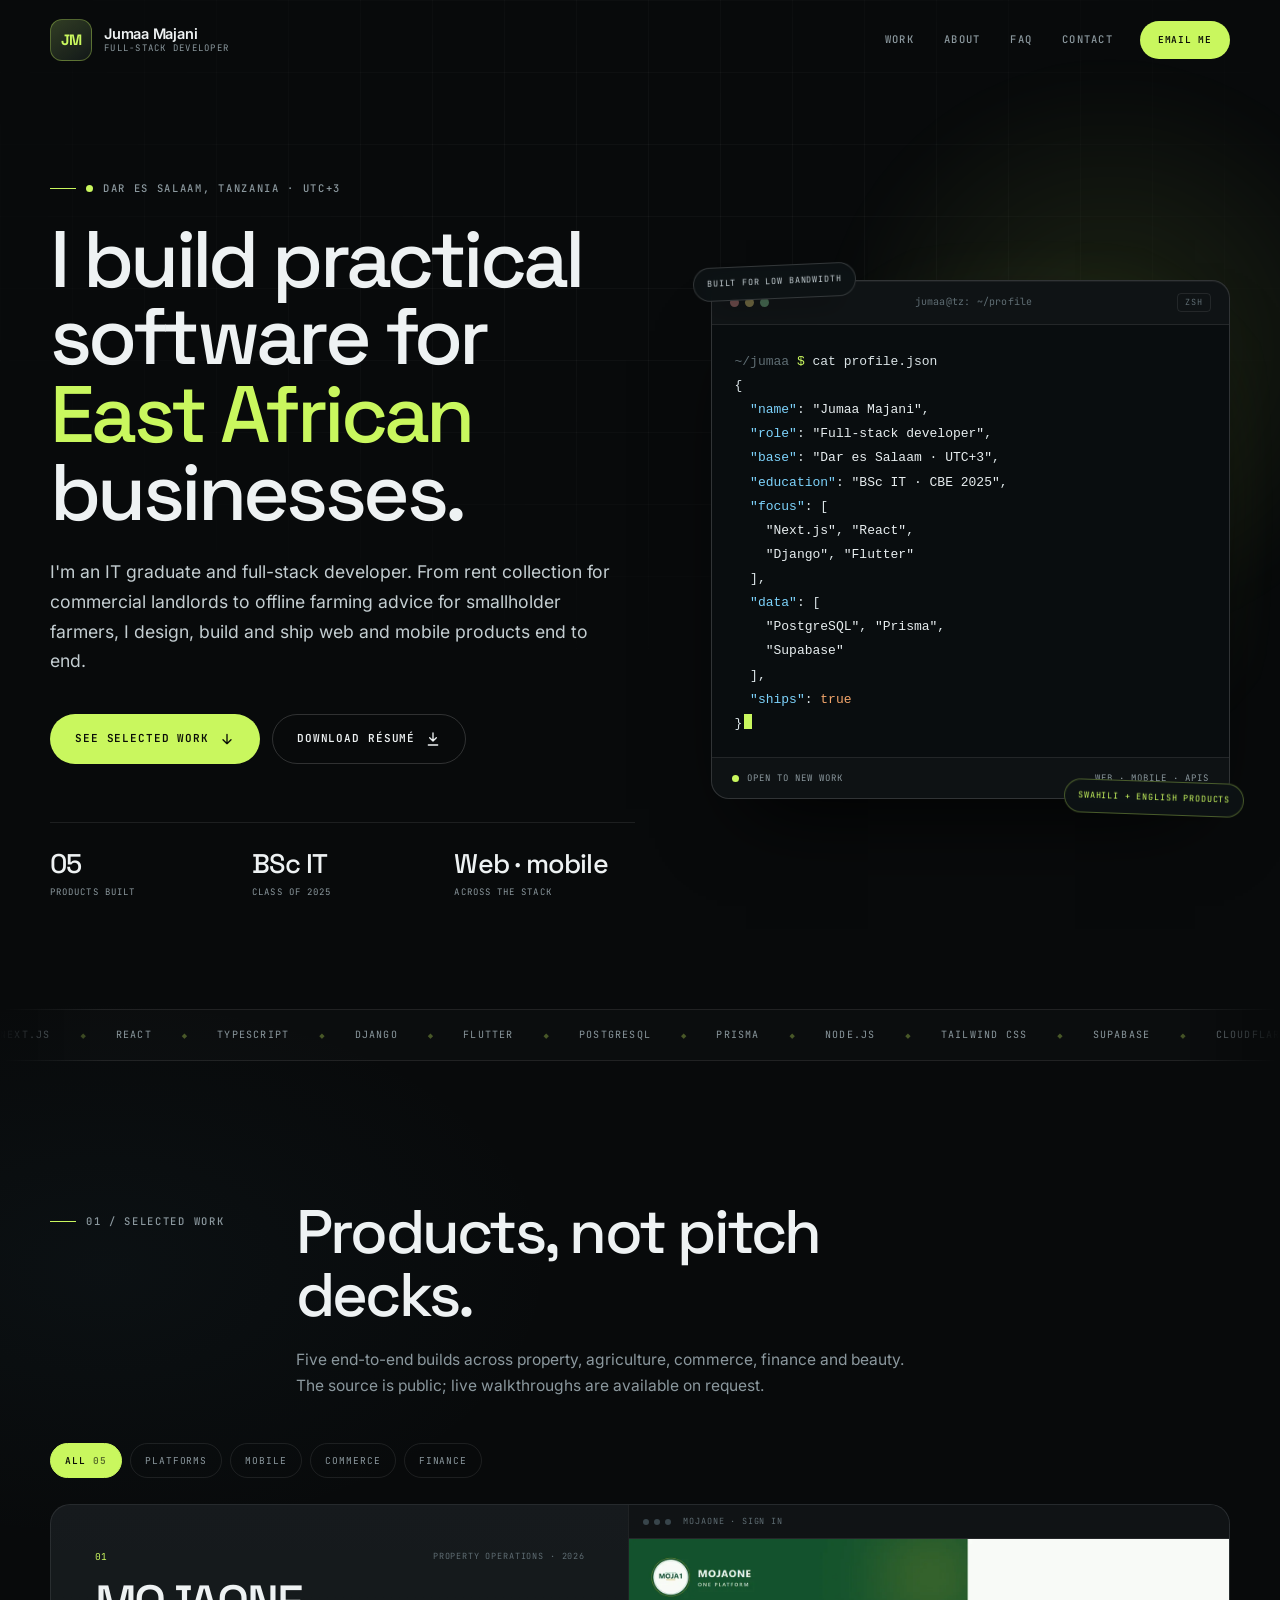
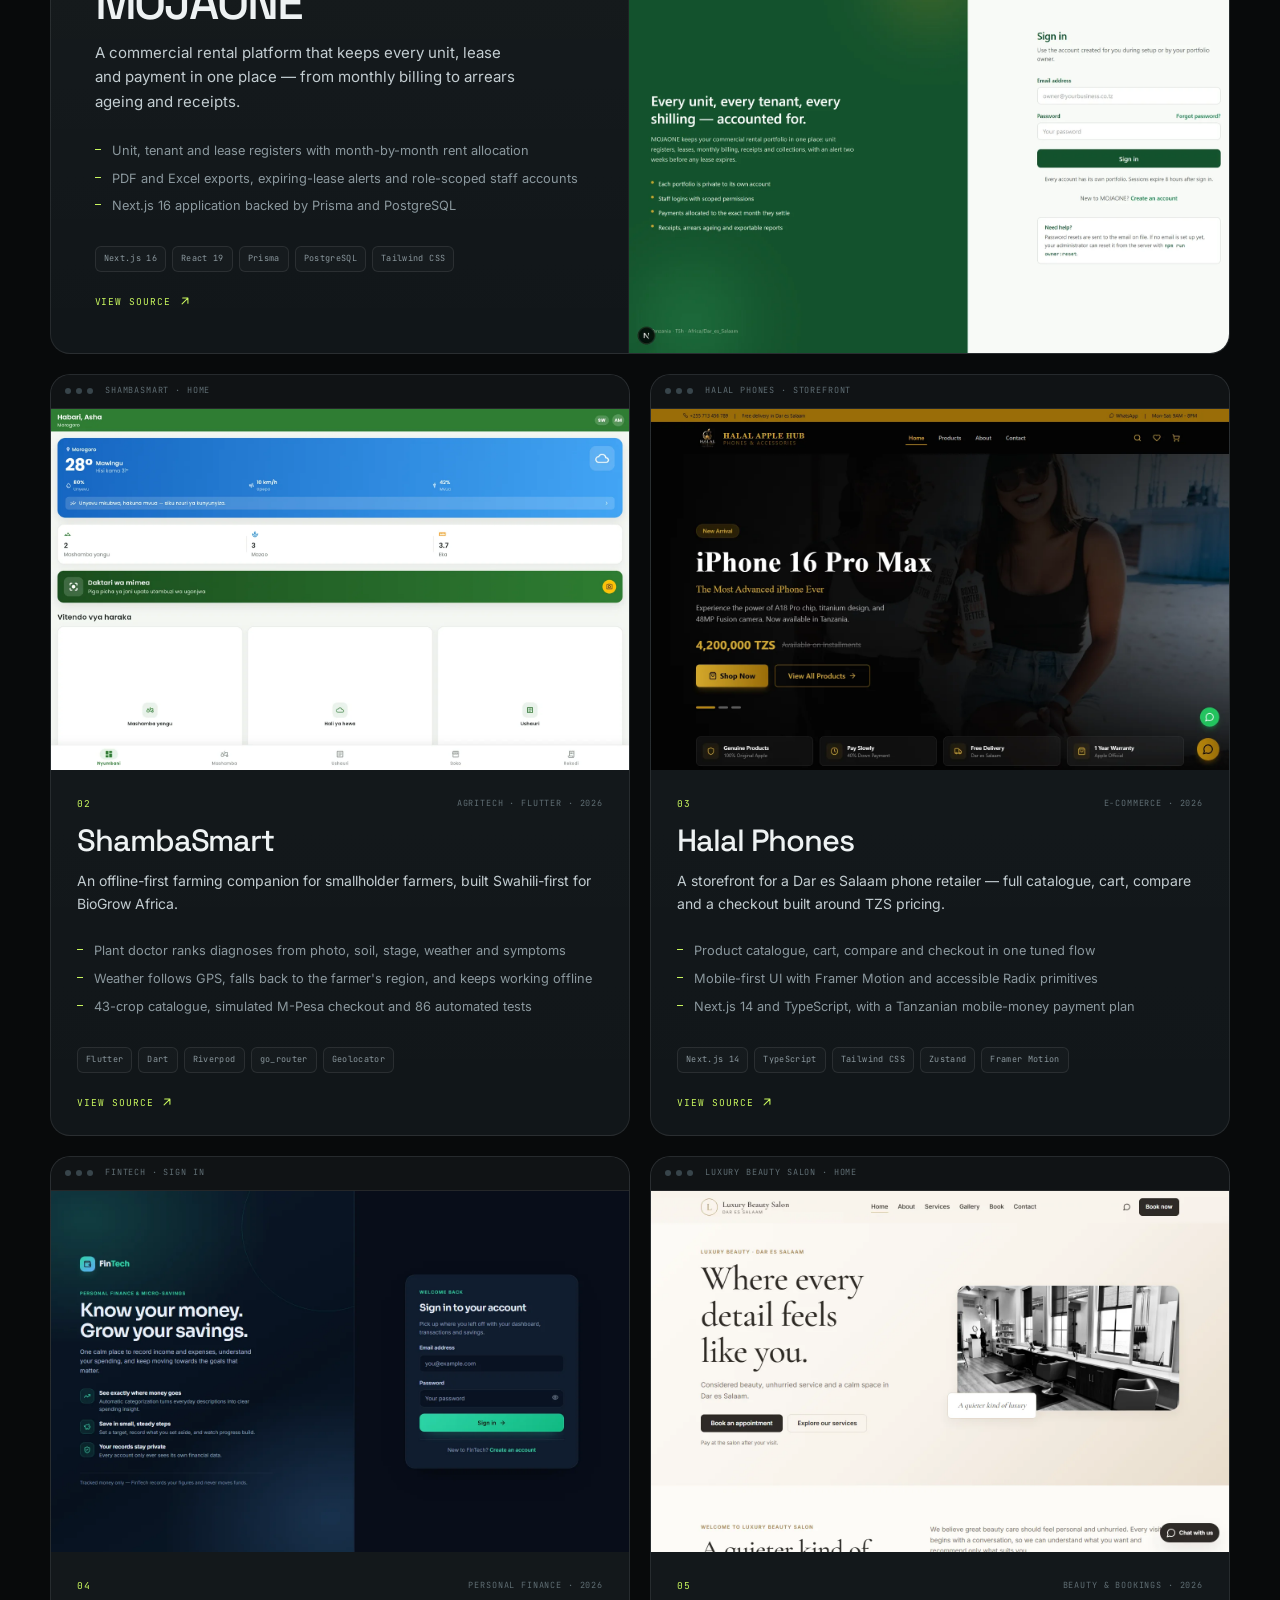
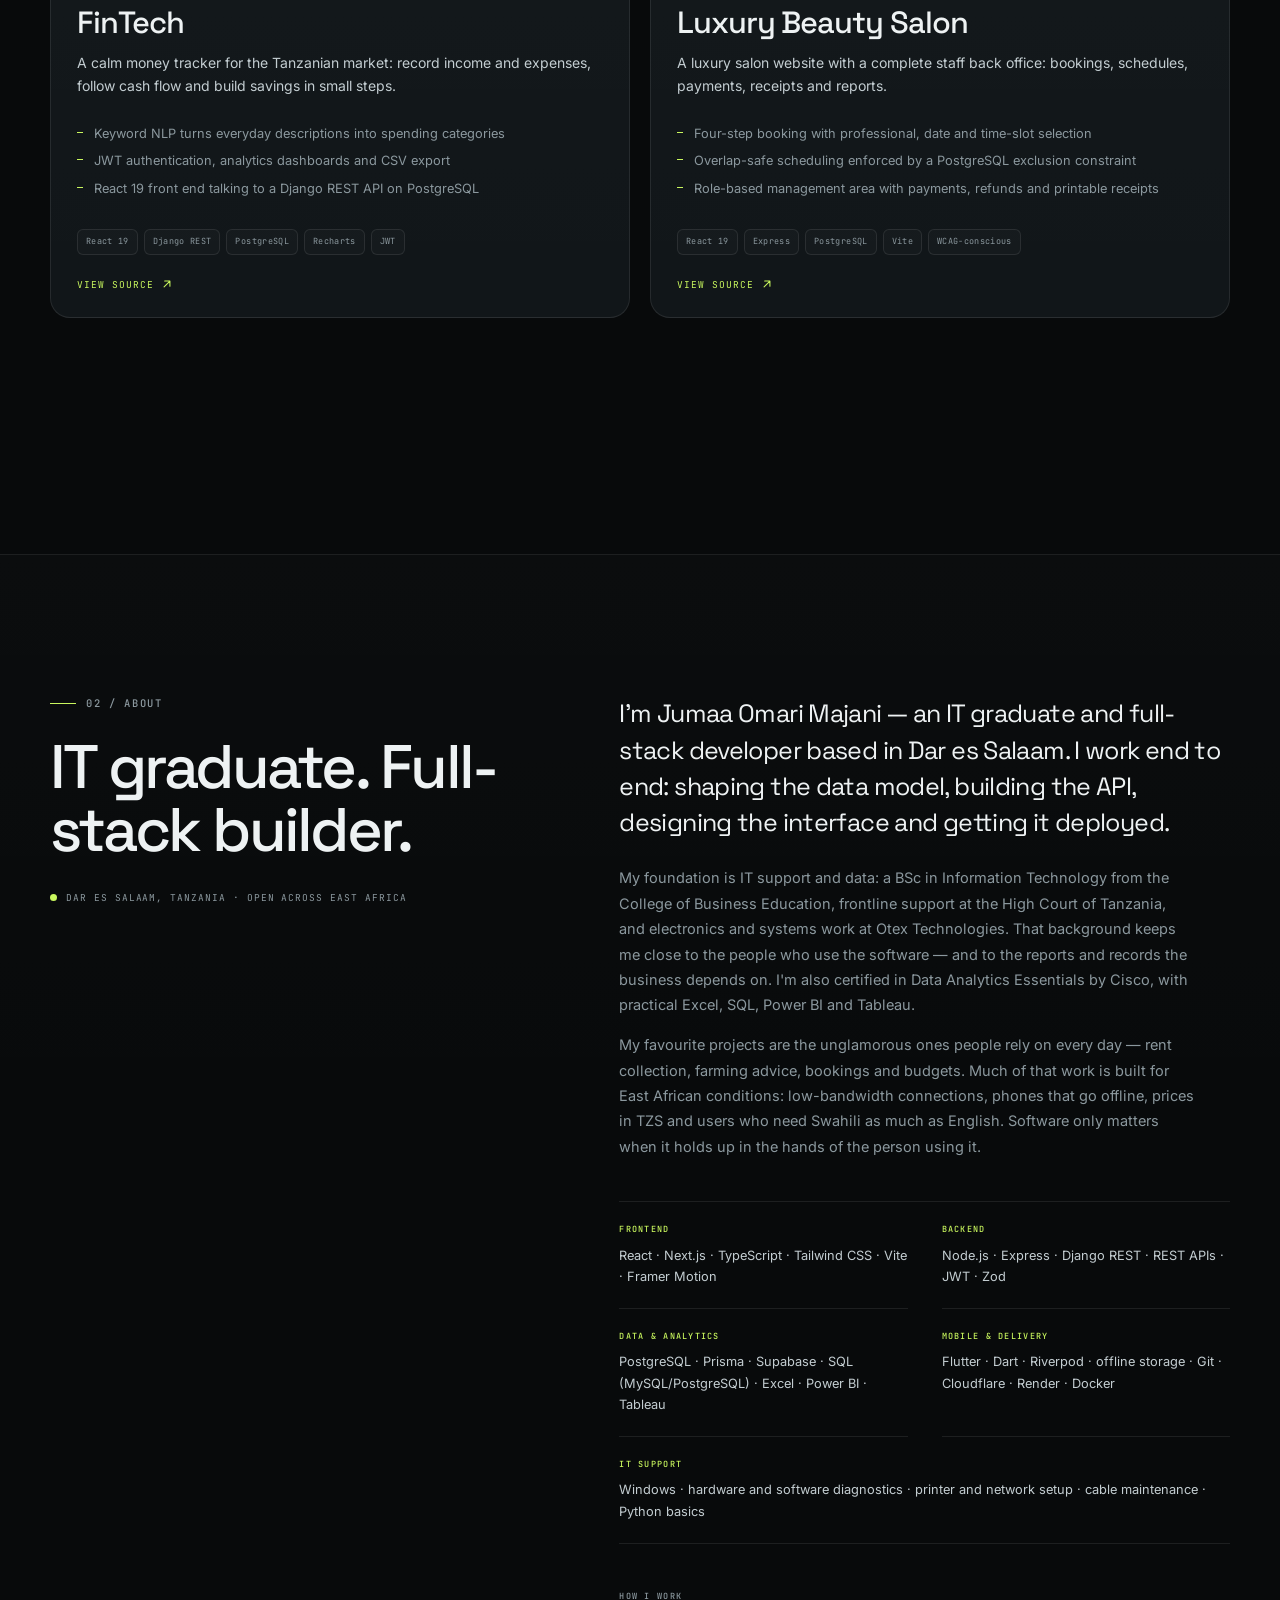
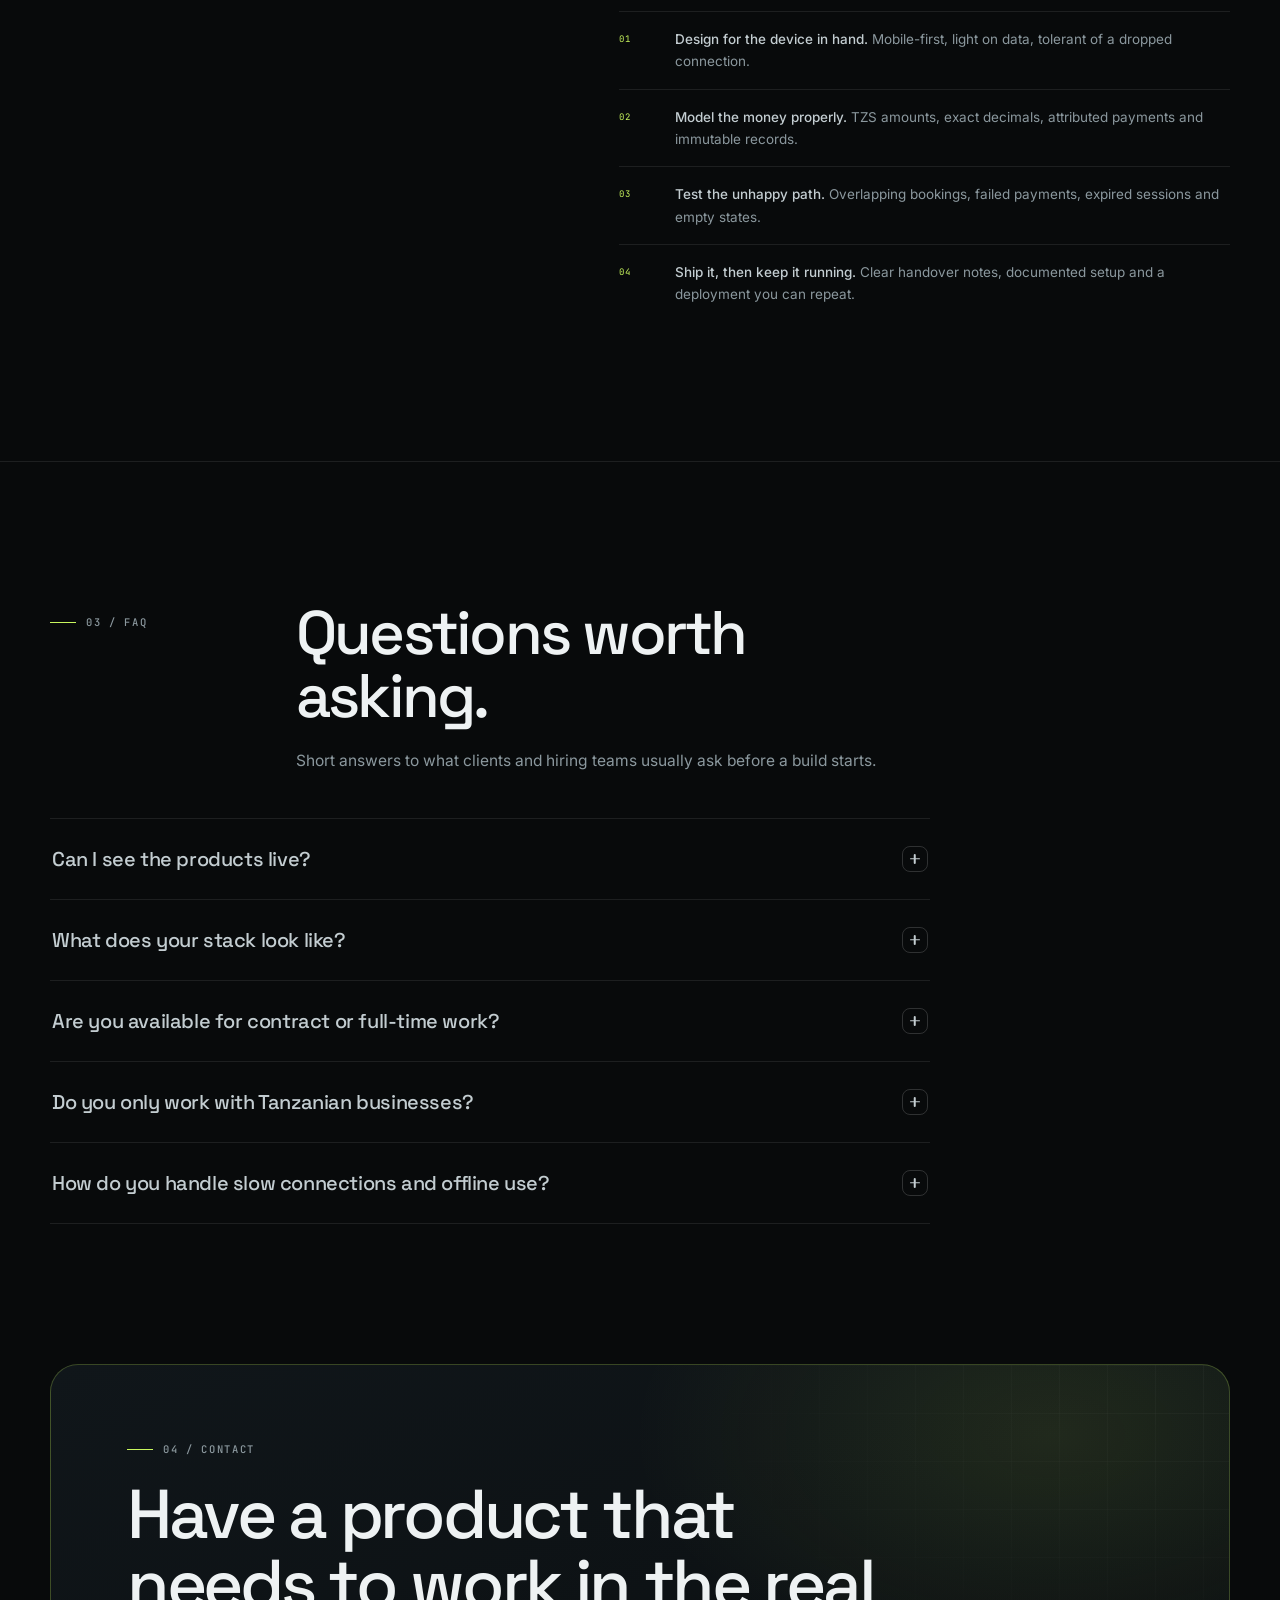
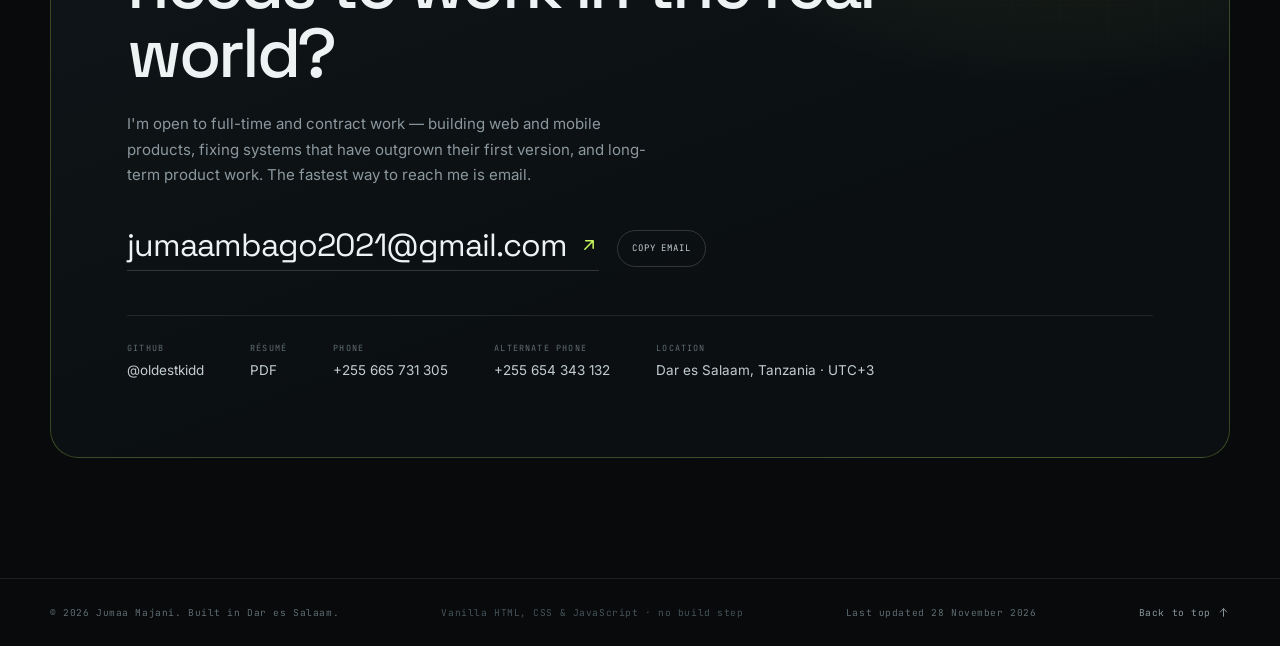
<file: index.html>
<!doctype html>
<html lang="en">
<head>
  <meta charset="utf-8">
  <meta name="viewport" content="width=device-width, initial-scale=1">
  <title>Jumaa Majani — Full-Stack Developer &amp; IT Graduate</title>
  <meta name="description" content="Full-stack developer and IT graduate in Dar es Salaam building practical web and mobile products for East African businesses. Next.js, React, Django, Flutter, PostgreSQL and data analytics.">
  <meta name="author" content="Jumaa Omari Majani">
  <meta name="theme-color" content="#080a0b">
  <meta name="color-scheme" content="dark">

  <meta property="og:type" content="website">
  <meta property="og:url" content="https://oldestkidd.github.io/">
  <meta property="og:title" content="Jumaa Majani — Full-Stack Developer &amp; IT Graduate">
  <meta property="og:description" content="Practical web and mobile products for East African businesses, backed by IT support and data analytics.">
  <meta property="og:image" content="https://oldestkidd.github.io/assets/og-image.png">
  <meta property="og:image:width" content="1200">
  <meta property="og:image:height" content="630">
  <meta property="og:image:alt" content="Jumaa Majani, full-stack developer and IT graduate in Dar es Salaam">
  <meta name="twitter:card" content="summary_large_image">
  <meta name="twitter:title" content="Jumaa Majani — Full-Stack Developer &amp; IT Graduate">
  <meta name="twitter:description" content="Practical web and mobile products for East African businesses.">
  <meta name="twitter:image" content="https://oldestkidd.github.io/assets/og-image.png">

  <link rel="canonical" href="https://oldestkidd.github.io/">
  <link rel="icon" href="assets/favicon.svg" type="image/svg+xml">
  <link rel="apple-touch-icon" href="assets/favicon.svg">
  <link rel="preload" href="assets/fonts/space-grotesk.woff2" as="font" type="font/woff2" crossorigin>
  <link rel="preload" href="assets/fonts/inter.woff2" as="font" type="font/woff2" crossorigin>
  <link rel="stylesheet" href="styles.css">
  <noscript><link rel="stylesheet" href="noscript.css"></noscript>
  <script type="application/ld+json">
  {
    "@context": "https://schema.org",
    "@type": "Person",
    "name": "Jumaa Omari Majani",
    "alternateName": "Jumaa Majani",
    "jobTitle": "Full-stack Developer",
    "email": "mailto:jumaambago2021@gmail.com",
    "telephone": "+255665731305",
    "contactPoint": [
      { "@type": "ContactPoint", "telephone": "+255665731305", "contactType": "primary" },
      { "@type": "ContactPoint", "telephone": "+255654343132", "contactType": "alternate" }
    ],
    "url": "https://oldestkidd.github.io/",
    "sameAs": ["https://github.com/oldestkidd"],
    "address": { "@type": "PostalAddress", "addressLocality": "Dar es Salaam", "addressCountry": "TZ" },
    "alumniOf": { "@type": "CollegeOrUniversity", "name": "College of Business Education" },
    "hasCredential": {
      "@type": "EducationalOccupationalCredential",
      "name": "Data Analytics Essentials",
      "recognizedBy": { "@type": "Organization", "name": "Cisco" }
    },
    "knowsAbout": ["Next.js", "React", "Django", "Flutter", "PostgreSQL", "Prisma", "SQL", "Power BI", "Tableau", "data analytics"]
  }
  </script>
</head>
<body>
  <a class="skip-link" href="#main">Skip to content</a>
  <div class="scroll-progress" aria-hidden="true"><span id="scroll-progress-bar"></span></div>

  <header class="site-header" id="site-header">
    <div class="container header__inner">
      <a class="brand" href="#top" aria-label="Jumaa Majani, home">
        <span class="brand__mark" aria-hidden="true">JM</span>
        <span class="brand__text">
          <span class="brand__name">Jumaa Majani</span>
          <span class="brand__role">Full-stack developer</span>
        </span>
      </a>

      <button class="nav-toggle" id="nav-toggle" type="button" aria-expanded="false" aria-controls="primary-nav" aria-label="Open menu">
        <span></span>
        <span></span>
      </button>

      <nav class="nav" id="primary-nav" aria-label="Primary">
        <a class="nav__link" href="#work">Work</a>
        <a class="nav__link" href="#about">About</a>
        <a class="nav__link" href="#faq">FAQ</a>
        <a class="nav__link" href="#contact">Contact</a>
        <a class="btn btn--small nav__cta" href="mailto:jumaambago2021@gmail.com">Email me</a>
        <a class="nav__mobile-cv" href="assets/jumaa-majani-cv.pdf" download>Download résumé (PDF)</a>
      </nav>
    </div>
  </header>

  <main id="main">
    <section class="hero" id="top">
      <div class="hero__glow" aria-hidden="true"></div>
      <div class="container hero__inner">
        <div class="hero__copy" data-reveal>
          <p class="eyebrow"><span class="status-dot" aria-hidden="true"></span> Dar es Salaam, Tanzania · UTC+3</p>
          <h1>I build practical software for <span class="accent">East African</span> businesses.</h1>
          <p class="hero__lede">I'm an IT graduate and full-stack developer. From rent collection for commercial landlords to offline farming advice for smallholder farmers, I design, build and ship web and mobile products end to end.</p>

          <div class="hero__actions">
            <a class="btn" href="#work">
              See selected work
              <svg class="icon" viewBox="0 0 24 24" aria-hidden="true"><path d="M12 5v14M6 13l6 6 6-6"/></svg>
            </a>
            <a class="btn btn--ghost" href="assets/jumaa-majani-cv.pdf" download>
              Download résumé
              <svg class="icon" viewBox="0 0 24 24" aria-hidden="true"><path d="M12 3v12M7 10l5 5 5-5M5 21h14"/></svg>
            </a>
          </div>

          <dl class="hero__stats">
            <div>
              <dt>05</dt>
              <dd>Products built</dd>
            </div>
            <div>
              <dt>BSc IT</dt>
              <dd>Class of 2025</dd>
            </div>
            <div>
              <dt>Web · mobile</dt>
              <dd>Across the stack</dd>
            </div>
          </dl>
        </div>

        <div class="hero__visual" data-reveal>
          <div class="terminal">
            <div class="terminal__bar">
              <span class="terminal__dots" aria-hidden="true"><i></i><i></i><i></i></span>
              <span class="terminal__title">jumaa@tz: ~/profile</span>
              <span class="terminal__badge" aria-hidden="true">zsh</span>
            </div>
            <pre class="terminal__code" aria-label="Profile summary"><code><span class="t-muted">~/jumaa</span> <span class="t-accent">$</span> cat profile.json
{
  <span class="t-key">"name"</span>: <span class="t-string">"Jumaa Majani"</span>,
  <span class="t-key">"role"</span>: <span class="t-string">"Full-stack developer"</span>,
  <span class="t-key">"base"</span>: <span class="t-string">"Dar es Salaam · UTC+3"</span>,
  <span class="t-key">"education"</span>: <span class="t-string">"BSc IT · CBE 2025"</span>,
  <span class="t-key">"focus"</span>: [
    <span class="t-string">"Next.js"</span>, <span class="t-string">"React"</span>,
    <span class="t-string">"Django"</span>, <span class="t-string">"Flutter"</span>
  ],
  <span class="t-key">"data"</span>: [
    <span class="t-string">"PostgreSQL"</span>, <span class="t-string">"Prisma"</span>,
    <span class="t-string">"Supabase"</span>
  ],
  <span class="t-key">"ships"</span>: <span class="t-bool">true</span>
}<span class="terminal__cursor" aria-hidden="true"></span></code></pre>
            <div class="terminal__foot">
              <span><span class="status-dot" aria-hidden="true"></span> Open to new work</span>
              <span>web · mobile · APIs</span>
            </div>
          </div>

          <div class="hero__chip hero__chip--one" aria-hidden="true">Built for low bandwidth</div>
          <div class="hero__chip hero__chip--two" aria-hidden="true">Swahili + English products</div>
        </div>
      </div>

      <div class="marquee" aria-label="Technologies I work with">
        <div class="marquee__track">
          <span>Next.js</span><i aria-hidden="true">◆</i><span>React</span><i aria-hidden="true">◆</i><span>TypeScript</span><i aria-hidden="true">◆</i><span>Django</span><i aria-hidden="true">◆</i><span>Flutter</span><i aria-hidden="true">◆</i><span>PostgreSQL</span><i aria-hidden="true">◆</i><span>Prisma</span><i aria-hidden="true">◆</i><span>Node.js</span><i aria-hidden="true">◆</i><span>Tailwind CSS</span><i aria-hidden="true">◆</i><span>Supabase</span><i aria-hidden="true">◆</i><span>Cloudflare</span><i aria-hidden="true">◆</i><span>Render</span><i aria-hidden="true">◆</i>
          <span>Next.js</span><i aria-hidden="true">◆</i><span>React</span><i aria-hidden="true">◆</i><span>TypeScript</span><i aria-hidden="true">◆</i><span>Django</span><i aria-hidden="true">◆</i><span>Flutter</span><i aria-hidden="true">◆</i><span>PostgreSQL</span><i aria-hidden="true">◆</i><span>Prisma</span><i aria-hidden="true">◆</i><span>Node.js</span><i aria-hidden="true">◆</i><span>Tailwind CSS</span><i aria-hidden="true">◆</i><span>Supabase</span><i aria-hidden="true">◆</i><span>Cloudflare</span><i aria-hidden="true">◆</i><span>Render</span><i aria-hidden="true">◆</i>
        </div>
      </div>
    </section>

    <section class="work" id="work">
      <div class="container">
        <div class="section-head" data-reveal>
          <p class="eyebrow">01 / Selected work</p>
          <div>
            <h2>Products, not pitch decks.</h2>
            <p class="section-lede">Five end-to-end builds across property, agriculture, commerce, finance and beauty. The source is public; live walkthroughs are available on request.</p>
          </div>
        </div>

        <div class="work-filter" role="group" aria-label="Filter projects" data-reveal>
          <button class="filter is-active" type="button" data-filter="all" aria-pressed="true">All <span>05</span></button>
          <button class="filter" type="button" data-filter="platform" aria-pressed="false">Platforms</button>
          <button class="filter" type="button" data-filter="mobile" aria-pressed="false">Mobile</button>
          <button class="filter" type="button" data-filter="commerce" aria-pressed="false">Commerce</button>
          <button class="filter" type="button" data-filter="finance" aria-pressed="false">Finance</button>
        </div>

        <div class="work-grid" id="work-grid">
          <article class="project project--featured" data-cat="platform" data-reveal>
            <div class="project__media">
              <div class="browser" aria-hidden="true">
                <span class="browser__dots"><i></i><i></i><i></i></span>
                <span class="browser__label">MOJAONE · sign in</span>
              </div>
              <div class="project__shot">
                <img src="assets/projects/mojaone.webp" width="1600" height="1000" loading="lazy" alt="MOJAONE sign-in screen: a dark green brand panel reads 'Every unit, every tenant, every shilling — accounted for.'">
              </div>
            </div>
            <div class="project__body">
              <div class="project__top">
                <span class="project__index">01</span>
                <span class="project__cat">Property operations · 2026</span>
              </div>
              <h3>MOJAONE</h3>
              <p class="project__desc">A commercial rental platform that keeps every unit, lease and payment in one place — from monthly billing to arrears ageing and receipts.</p>
              <ul class="project__points">
                <li>Unit, tenant and lease registers with month-by-month rent allocation</li>
                <li>PDF and Excel exports, expiring-lease alerts and role-scoped staff accounts</li>
                <li>Next.js 16 application backed by Prisma and PostgreSQL</li>
              </ul>
              <ul class="tags" aria-label="Technologies">
                <li>Next.js 16</li><li>React 19</li><li>Prisma</li><li>PostgreSQL</li><li>Tailwind CSS</li>
              </ul>
              <a class="project__link" href="https://github.com/oldestkidd/mojaone" target="_blank" rel="noopener noreferrer">
                View source
                <svg class="icon" viewBox="0 0 24 24" aria-hidden="true"><path d="M7 17 17 7M8 7h9v9"/></svg>
              </a>
            </div>
          </article>

          <article class="project" data-cat="mobile" data-reveal>
            <div class="project__media">
              <div class="browser" aria-hidden="true">
                <span class="browser__dots"><i></i><i></i><i></i></span>
                <span class="browser__label">ShambaSmart · home</span>
              </div>
              <div class="project__shot">
                <img src="assets/projects/shambasmart.webp" width="1600" height="1000" loading="lazy" alt="ShambaSmart home screen in Swahili, showing weather for Morogoro, two farms, three crops and quick actions.">
              </div>
            </div>
            <div class="project__body">
              <div class="project__top">
                <span class="project__index">02</span>
                <span class="project__cat">AgriTech · Flutter · 2026</span>
              </div>
              <h3>ShambaSmart</h3>
              <p class="project__desc">An offline-first farming companion for smallholder farmers, built Swahili-first for BioGrow Africa.</p>
              <ul class="project__points">
                <li>Plant doctor ranks diagnoses from photo, soil, stage, weather and symptoms</li>
                <li>Weather follows GPS, falls back to the farmer's region, and keeps working offline</li>
                <li>43-crop catalogue, simulated M-Pesa checkout and 86 automated tests</li>
              </ul>
              <ul class="tags" aria-label="Technologies">
                <li>Flutter</li><li>Dart</li><li>Riverpod</li><li>go_router</li><li>Geolocator</li>
              </ul>
              <a class="project__link" href="https://github.com/oldestkidd/shambasmart2" target="_blank" rel="noopener noreferrer">
                View source
                <svg class="icon" viewBox="0 0 24 24" aria-hidden="true"><path d="M7 17 17 7M8 7h9v9"/></svg>
              </a>
            </div>
          </article>

          <article class="project" data-cat="commerce" data-reveal>
            <div class="project__media">
              <div class="browser" aria-hidden="true">
                <span class="browser__dots"><i></i><i></i><i></i></span>
                <span class="browser__label">Halal Phones · storefront</span>
              </div>
              <div class="project__shot">
                <img src="assets/projects/halal-phones.webp" width="1440" height="900" loading="lazy" alt="Halal Apple Hub storefront with a dark hero, iPhone 16 Pro Max, TZS pricing and a Shop Now button.">
              </div>
            </div>
            <div class="project__body">
              <div class="project__top">
                <span class="project__index">03</span>
                <span class="project__cat">E-commerce · 2026</span>
              </div>
              <h3>Halal Phones</h3>
              <p class="project__desc">A storefront for a Dar es Salaam phone retailer — full catalogue, cart, compare and a checkout built around TZS pricing.</p>
              <ul class="project__points">
                <li>Product catalogue, cart, compare and checkout in one tuned flow</li>
                <li>Mobile-first UI with Framer Motion and accessible Radix primitives</li>
                <li>Next.js 14 and TypeScript, with a Tanzanian mobile-money payment plan</li>
              </ul>
              <ul class="tags" aria-label="Technologies">
                <li>Next.js 14</li><li>TypeScript</li><li>Tailwind CSS</li><li>Zustand</li><li>Framer Motion</li>
              </ul>
              <a class="project__link" href="https://github.com/oldestkidd/halal-phones" target="_blank" rel="noopener noreferrer">
                View source
                <svg class="icon" viewBox="0 0 24 24" aria-hidden="true"><path d="M7 17 17 7M8 7h9v9"/></svg>
              </a>
            </div>
          </article>

          <article class="project" data-cat="finance" data-reveal>
            <div class="project__media">
              <div class="browser" aria-hidden="true">
                <span class="browser__dots"><i></i><i></i><i></i></span>
                <span class="browser__label">FinTech · sign in</span>
              </div>
              <div class="project__shot">
                <img src="assets/projects/fintech.webp" width="1440" height="900" loading="lazy" alt="FinTech sign-in page with the headline 'Know your money. Grow your savings.' and a green login form.">
              </div>
            </div>
            <div class="project__body">
              <div class="project__top">
                <span class="project__index">04</span>
                <span class="project__cat">Personal finance · 2026</span>
              </div>
              <h3>FinTech</h3>
              <p class="project__desc">A calm money tracker for the Tanzanian market: record income and expenses, follow cash flow and build savings in small steps.</p>
              <ul class="project__points">
                <li>Keyword NLP turns everyday descriptions into spending categories</li>
                <li>JWT authentication, analytics dashboards and CSV export</li>
                <li>React 19 front end talking to a Django REST API on PostgreSQL</li>
              </ul>
              <ul class="tags" aria-label="Technologies">
                <li>React 19</li><li>Django REST</li><li>PostgreSQL</li><li>Recharts</li><li>JWT</li>
              </ul>
              <a class="project__link" href="https://github.com/oldestkidd/fintech-app" target="_blank" rel="noopener noreferrer">
                View source
                <svg class="icon" viewBox="0 0 24 24" aria-hidden="true"><path d="M7 17 17 7M8 7h9v9"/></svg>
              </a>
            </div>
          </article>

          <article class="project" data-cat="platform" data-reveal>
            <div class="project__media">
              <div class="browser" aria-hidden="true">
                <span class="browser__dots"><i></i><i></i><i></i></span>
                <span class="browser__label">Luxury Beauty Salon · home</span>
              </div>
              <div class="project__shot">
                <img src="assets/projects/salon.webp" width="1440" height="900" loading="lazy" alt="Luxury Beauty Salon home page with editorial typography, a salon interior photo and a booking button.">
              </div>
            </div>
            <div class="project__body">
              <div class="project__top">
                <span class="project__index">05</span>
                <span class="project__cat">Beauty & bookings · 2026</span>
              </div>
              <h3>Luxury Beauty Salon</h3>
              <p class="project__desc">A luxury salon website with a complete staff back office: bookings, schedules, payments, receipts and reports.</p>
              <ul class="project__points">
                <li>Four-step booking with professional, date and time-slot selection</li>
                <li>Overlap-safe scheduling enforced by a PostgreSQL exclusion constraint</li>
                <li>Role-based management area with payments, refunds and printable receipts</li>
              </ul>
              <ul class="tags" aria-label="Technologies">
                <li>React 19</li><li>Express</li><li>PostgreSQL</li><li>Vite</li><li>WCAG-conscious</li>
              </ul>
              <a class="project__link" href="https://github.com/oldestkidd/Salon" target="_blank" rel="noopener noreferrer">
                View source
                <svg class="icon" viewBox="0 0 24 24" aria-hidden="true"><path d="M7 17 17 7M8 7h9v9"/></svg>
              </a>
            </div>
          </article>
        </div>

        <p class="work-note" data-reveal>Live walkthroughs are available on request — several products depend on private business data. <a href="mailto:jumaambago2021@gmail.com?subject=Portfolio%20walkthrough">Ask for a demo</a>.</p>
      </div>
    </section>

    <section class="about" id="about">
      <div class="container about__grid">
        <div class="about__intro" data-reveal>
          <p class="eyebrow">02 / About</p>
          <h2>IT graduate. Full-stack builder.</h2>
          <p class="about__meta"><span class="status-dot" aria-hidden="true"></span> Dar es Salaam, Tanzania · open across East Africa</p>
        </div>

        <div class="about__body" data-reveal>
          <p class="about__lead">I'm Jumaa Omari Majani — an IT graduate and full-stack developer based in Dar es Salaam. I work end to end: shaping the data model, building the API, designing the interface and getting it deployed.</p>
          <p>My foundation is IT support and data: a BSc in Information Technology from the College of Business Education, frontline support at the High Court of Tanzania, and electronics and systems work at Otex Technologies. That background keeps me close to the people who use the software — and to the reports and records the business depends on. I'm also certified in Data Analytics Essentials by Cisco, with practical Excel, SQL, Power BI and Tableau.</p>
          <p>My favourite projects are the unglamorous ones people rely on every day — rent collection, farming advice, bookings and budgets. Much of that work is built for East African conditions: low-bandwidth connections, phones that go offline, prices in TZS and users who need Swahili as much as English. Software only matters when it holds up in the hands of the person using it.</p>

          <div class="skills">
            <div class="skill">
              <h3>Frontend</h3>
              <p>React · Next.js · TypeScript · Tailwind CSS · Vite · Framer Motion</p>
            </div>
            <div class="skill">
              <h3>Backend</h3>
              <p>Node.js · Express · Django REST · REST APIs · JWT · Zod</p>
            </div>
            <div class="skill">
              <h3>Data &amp; analytics</h3>
              <p>PostgreSQL · Prisma · Supabase · SQL (MySQL/PostgreSQL) · Excel · Power BI · Tableau</p>
            </div>
            <div class="skill">
              <h3>Mobile &amp; delivery</h3>
              <p>Flutter · Dart · Riverpod · offline storage · Git · Cloudflare · Render · Docker</p>
            </div>
            <div class="skill">
              <h3>IT support</h3>
              <p>Windows · hardware and software diagnostics · printer and network setup · cable maintenance · Python basics</p>
            </div>
          </div>

          <div class="principles">
            <h3 class="principles__title">How I work</h3>
            <ol>
              <li>
                <span>01</span>
                <p><strong>Design for the device in hand.</strong> Mobile-first, light on data, tolerant of a dropped connection.</p>
              </li>
              <li>
                <span>02</span>
                <p><strong>Model the money properly.</strong> TZS amounts, exact decimals, attributed payments and immutable records.</p>
              </li>
              <li>
                <span>03</span>
                <p><strong>Test the unhappy path.</strong> Overlapping bookings, failed payments, expired sessions and empty states.</p>
              </li>
              <li>
                <span>04</span>
                <p><strong>Ship it, then keep it running.</strong> Clear handover notes, documented setup and a deployment you can repeat.</p>
              </li>
            </ol>
          </div>
        </div>
      </div>
    </section>

    <section class="faq" id="faq">
      <div class="container">
        <div class="section-head" data-reveal>
          <p class="eyebrow">03 / FAQ</p>
          <div>
            <h2>Questions worth asking.</h2>
            <p class="section-lede">Short answers to what clients and hiring teams usually ask before a build starts.</p>
          </div>
        </div>

        <div class="faq__list" data-reveal>
          <details class="faq__item">
            <summary>
              <span>Can I see the products live?</span>
              <span class="faq__icon" aria-hidden="true"></span>
            </summary>
            <div class="faq__body">
              <p>Several products run on private business data, so instead of open links I give guided walkthroughs. Email me and we can schedule one — most take about twenty minutes.</p>
            </div>
          </details>

          <details class="faq__item">
            <summary>
              <span>What does your stack look like?</span>
              <span class="faq__icon" aria-hidden="true"></span>
            </summary>
            <div class="faq__body">
              <p>React 19 and Next.js on the front end, Django REST or Express for APIs, PostgreSQL with Prisma for data, and Flutter when a project needs a native-feeling mobile app. Dashboards and reports lean on SQL, Power BI and Tableau.</p>
            </div>
          </details>

          <details class="faq__item">
            <summary>
              <span>Are you available for contract or full-time work?</span>
              <span class="faq__icon" aria-hidden="true"></span>
            </summary>
            <div class="faq__body">
              <p>Both. I take on full-time roles and scoped contract builds — new products, rescue work on systems that have outgrown their first version, and ongoing maintenance. <a href="mailto:jumaambago2021@gmail.com?subject=Availability">Send a short brief</a> and I'll reply with a scope and timeline.</p>
            </div>
          </details>

          <details class="faq__item">
            <summary>
              <span>Do you only work with Tanzanian businesses?</span>
              <span class="faq__icon" aria-hidden="true"></span>
            </summary>
            <div class="faq__body">
              <p>I'm based in Dar es Salaam and work remote-first across East Africa and beyond. I keep a UTC+3 schedule with several overlapping hours for European and Asian clients.</p>
            </div>
          </details>

          <details class="faq__item">
            <summary>
              <span>How do you handle slow connections and offline use?</span>
              <span class="faq__icon" aria-hidden="true"></span>
            </summary>
            <div class="faq__body">
              <p>Mobile-first layouts, light payloads and honest empty states. Where the use case calls for it — like ShambaSmart — the app is offline-first with local storage and sync, and the interface is built Swahili-first rather than translated afterwards.</p>
            </div>
          </details>
        </div>
      </div>
    </section>

    <section class="contact" id="contact">
      <div class="container">
        <div class="contact__panel" data-reveal>
          <div class="contact__glow" aria-hidden="true"></div>
          <p class="eyebrow">04 / Contact</p>
          <h2>Have a product that needs to work in the real world?</h2>
          <p class="contact__lede">I'm open to full-time and contract work — building web and mobile products, fixing systems that have outgrown their first version, and long-term product work. The fastest way to reach me is email.</p>

          <div class="contact__email-row">
            <a class="contact__email" href="mailto:jumaambago2021@gmail.com">jumaambago2021@gmail.com
              <svg class="icon" viewBox="0 0 24 24" aria-hidden="true"><path d="M7 17 17 7M8 7h9v9"/></svg>
            </a>
            <button class="copy-btn" type="button" data-copy="jumaambago2021@gmail.com">Copy email</button>
            <span class="copy-status" role="status" aria-live="polite"></span>
          </div>

          <div class="contact__links">
            <a href="https://github.com/oldestkidd" target="_blank" rel="me noopener noreferrer">
              <span class="contact__link-label">GitHub</span>
              <span>@oldestkidd</span>
            </a>
            <a href="assets/jumaa-majani-cv.pdf" download>
              <span class="contact__link-label">Résumé</span>
              <span>PDF</span>
            </a>
            <a href="tel:+255665731305">
              <span class="contact__link-label">Phone</span>
              <span>+255 665 731 305</span>
            </a>
            <a href="tel:+255654343132">
              <span class="contact__link-label">Alternate phone</span>
              <span>+255 654 343 132</span>
            </a>
            <span class="contact__location">
              <span class="contact__link-label">Location</span>
              <span>Dar es Salaam, Tanzania · UTC+3</span>
            </span>
          </div>
        </div>
      </div>
    </section>
  </main>

  <footer class="site-footer">
    <div class="container footer__inner">
      <p>© <span id="year">2026</span> Jumaa Majani. Built in Dar es Salaam.</p>
      <p class="footer__build">Vanilla HTML, CSS &amp; JavaScript · no build step</p>
      <p class="footer__updated">Last updated <time datetime="2026-11-28">28 November 2026</time></p>
      <a href="#top" class="footer__top">Back to top <svg class="icon" viewBox="0 0 24 24" aria-hidden="true"><path d="M12 19V5M6 11l6-6 6 6"/></svg></a>
    </div>
  </footer>

  <script src="script.js" defer></script>
</body>
</html>
</file>
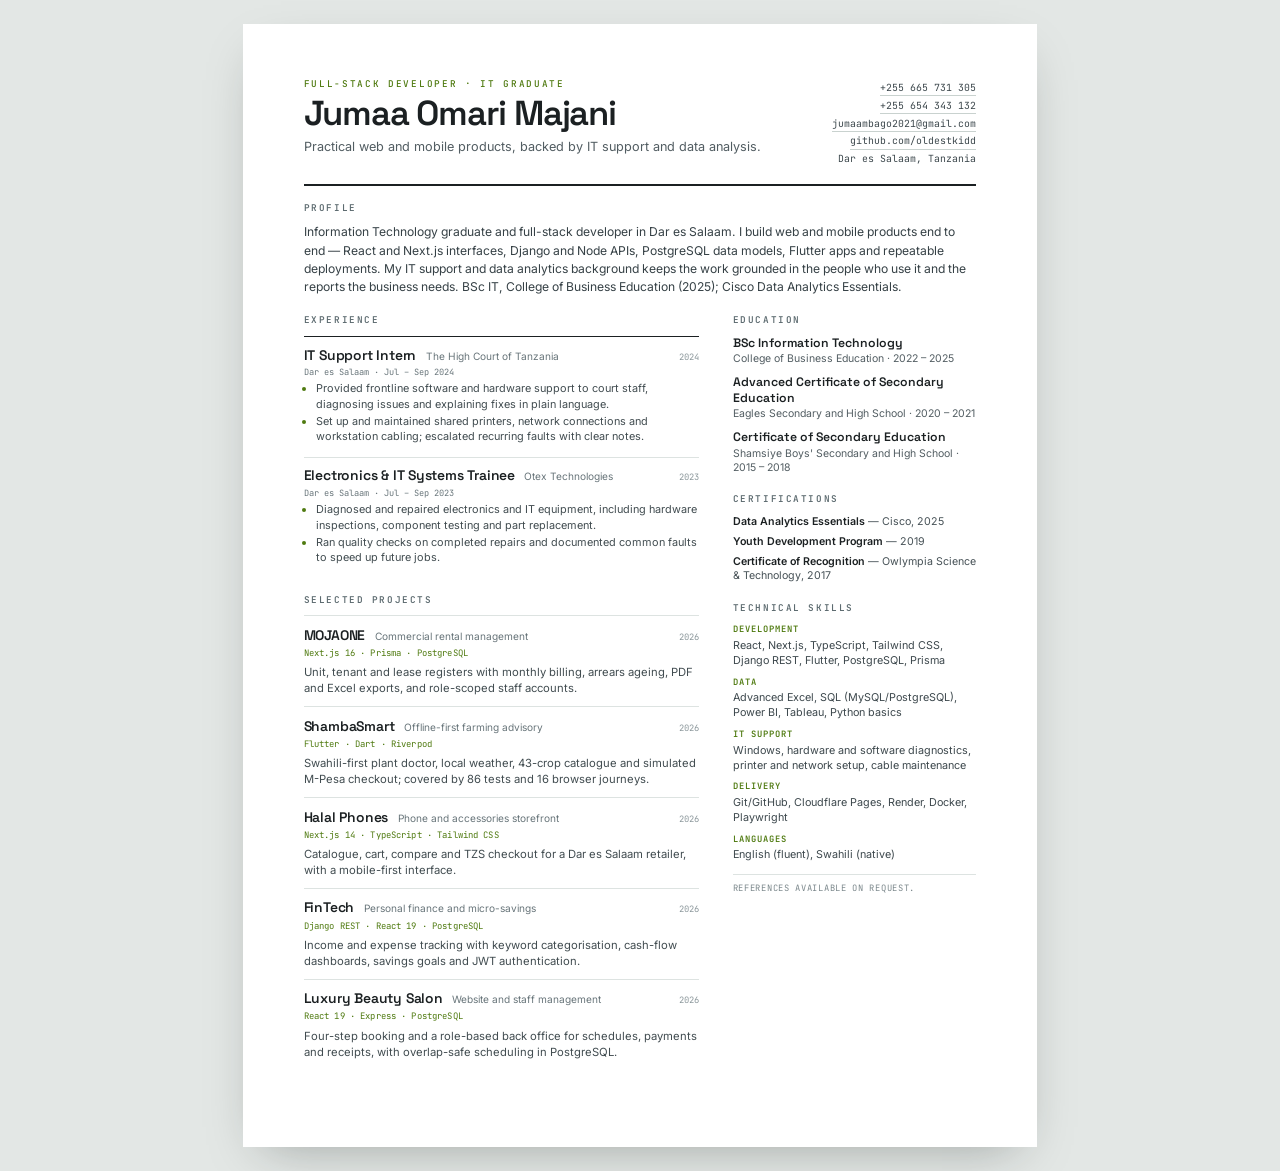
<file: resume.html>
<!doctype html>
<html lang="en">
<head>
  <meta charset="utf-8">
  <meta name="viewport" content="width=device-width, initial-scale=1">
  <title>Jumaa Omari Majani — Résumé</title>
  <meta name="description" content="Résumé for Jumaa Omari Majani, full-stack developer and IT graduate in Dar es Salaam.">
  <link rel="icon" href="assets/favicon.svg" type="image/svg+xml">
  <link rel="stylesheet" href="resume.css">
</head>
<body>
  <main class="resume">
    <header class="resume__header">
      <div>
        <p class="resume__kicker">Full-stack developer · IT graduate</p>
        <h1>Jumaa Omari Majani</h1>
        <p class="resume__tagline">Practical web and mobile products, backed by IT support and data analysis.</p>
      </div>
      <address class="resume__contact">
        <a href="tel:+255665731305">+255 665 731 305</a>
        <a href="tel:+255654343132">+255 654 343 132</a>
        <a href="mailto:jumaambago2021@gmail.com">jumaambago2021@gmail.com</a>
        <a href="https://github.com/oldestkidd">github.com/oldestkidd</a>
        <span>Dar es Salaam, Tanzania</span>
      </address>
    </header>

    <section class="resume__summary">
      <h2>Profile</h2>
      <p>Information Technology graduate and full-stack developer in Dar es Salaam. I build web and mobile products end to end — React and Next.js interfaces, Django and Node APIs, PostgreSQL data models, Flutter apps and repeatable deployments. My IT support and data analytics background keeps the work grounded in the people who use it and the reports the business needs. BSc IT, College of Business Education (2025); Cisco Data Analytics Essentials.</p>
    </section>

    <div class="resume__columns">
      <section class="resume__main">
        <h2>Experience</h2>

        <article class="role">
          <div class="project__head">
            <h3>IT Support Intern <span>The High Court of Tanzania</span></h3>
            <span class="project__year">2024</span>
          </div>
          <p class="role__meta">Dar es Salaam · Jul – Sep 2024</p>
          <ul>
            <li>Provided frontline software and hardware support to court staff, diagnosing issues and explaining fixes in plain language.</li>
            <li>Set up and maintained shared printers, network connections and workstation cabling; escalated recurring faults with clear notes.</li>
          </ul>
        </article>

        <article class="role">
          <div class="project__head">
            <h3>Electronics &amp; IT Systems Trainee <span>Otex Technologies</span></h3>
            <span class="project__year">2023</span>
          </div>
          <p class="role__meta">Dar es Salaam · Jul – Sep 2023</p>
          <ul>
            <li>Diagnosed and repaired electronics and IT equipment, including hardware inspections, component testing and part replacement.</li>
            <li>Ran quality checks on completed repairs and documented common faults to speed up future jobs.</li>
          </ul>
        </article>

        <h2 class="section-gap">Selected projects</h2>

        <article class="project">
          <div class="project__head">
            <h3>MOJAONE <span>Commercial rental management</span></h3>
            <span class="project__year">2026</span>
          </div>
          <p class="project__stack">Next.js 16 · Prisma · PostgreSQL</p>
          <p>Unit, tenant and lease registers with monthly billing, arrears ageing, PDF and Excel exports, and role-scoped staff accounts.</p>
        </article>

        <article class="project">
          <div class="project__head">
            <h3>ShambaSmart <span>Offline-first farming advisory</span></h3>
            <span class="project__year">2026</span>
          </div>
          <p class="project__stack">Flutter · Dart · Riverpod</p>
          <p>Swahili-first plant doctor, local weather, 43-crop catalogue and simulated M-Pesa checkout; covered by 86 tests and 16 browser journeys.</p>
        </article>

        <article class="project">
          <div class="project__head">
            <h3>Halal Phones <span>Phone and accessories storefront</span></h3>
            <span class="project__year">2026</span>
          </div>
          <p class="project__stack">Next.js 14 · TypeScript · Tailwind CSS</p>
          <p>Catalogue, cart, compare and TZS checkout for a Dar es Salaam retailer, with a mobile-first interface.</p>
        </article>

        <article class="project">
          <div class="project__head">
            <h3>FinTech <span>Personal finance and micro-savings</span></h3>
            <span class="project__year">2026</span>
          </div>
          <p class="project__stack">Django REST · React 19 · PostgreSQL</p>
          <p>Income and expense tracking with keyword categorisation, cash-flow dashboards, savings goals and JWT authentication.</p>
        </article>

        <article class="project">
          <div class="project__head">
            <h3>Luxury Beauty Salon <span>Website and staff management</span></h3>
            <span class="project__year">2026</span>
          </div>
          <p class="project__stack">React 19 · Express · PostgreSQL</p>
          <p>Four-step booking and a role-based back office for schedules, payments and receipts, with overlap-safe scheduling in PostgreSQL.</p>
        </article>
      </section>

      <aside class="resume__side">
        <section>
          <h2>Education</h2>
          <div class="edu">
            <h3>BSc Information Technology</h3>
            <p>College of Business Education · 2022 – 2025</p>
          </div>
          <div class="edu">
            <h3>Advanced Certificate of Secondary Education</h3>
            <p>Eagles Secondary and High School · 2020 – 2021</p>
          </div>
          <div class="edu">
            <h3>Certificate of Secondary Education</h3>
            <p>Shamsiye Boys' Secondary and High School · 2015 – 2018</p>
          </div>
        </section>

        <section>
          <h2>Certifications</h2>
          <ul class="cert-list">
            <li><strong>Data Analytics Essentials</strong> — Cisco, 2025</li>
            <li><strong>Youth Development Program</strong> — 2019</li>
            <li><strong>Certificate of Recognition</strong> — Owlympia Science &amp; Technology, 2017</li>
          </ul>
        </section>

        <section>
          <h2>Technical skills</h2>
          <dl class="stack">
            <dt>Development</dt>
            <dd>React, Next.js, TypeScript, Tailwind CSS, Django REST, Flutter, PostgreSQL, Prisma</dd>
            <dt>Data</dt>
            <dd>Advanced Excel, SQL (MySQL/PostgreSQL), Power BI, Tableau, Python basics</dd>
            <dt>IT support</dt>
            <dd>Windows, hardware and software diagnostics, printer and network setup, cable maintenance</dd>
            <dt>Delivery</dt>
            <dd>Git/GitHub, Cloudflare Pages, Render, Docker, Playwright</dd>
            <dt>Languages</dt>
            <dd>English (fluent), Swahili (native)</dd>
          </dl>
          <p class="side-note">References available on request.</p>
        </section>
      </aside>
    </div>
  </main>
</body>
</html>
</file>
<file: styles.css>
/* ============================================================
   Jumaa Majani — portfolio styles
   ============================================================ */

@font-face {
  font-family: "Space Grotesk";
  src: url("assets/fonts/space-grotesk.woff2") format("woff2");
  font-weight: 400 700;
  font-display: swap;
}
@font-face {
  font-family: "Inter";
  src: url("assets/fonts/inter.woff2") format("woff2");
  font-weight: 400 600;
  font-display: swap;
}
@font-face {
  font-family: "JetBrains Mono";
  src: url("assets/fonts/jetbrains-mono.woff2") format("woff2");
  font-weight: 400 600;
  font-display: swap;
}

:root {
  --bg: #080a0b;
  --bg-soft: #0b0f11;
  --surface: #0f1417;
  --surface-2: #141b1f;
  --line: rgba(255, 255, 255, 0.085);
  --line-strong: rgba(255, 255, 255, 0.16);
  --text: #eef2f3;
  --text-soft: #c3cdd1;
  --muted: #8b989e;
  --faint: #5f6d73;
  --accent: #c9f75e;
  --accent-dim: rgba(201, 247, 94, 0.12);
  --accent-line: rgba(201, 247, 94, 0.32);
  --display: "Space Grotesk", "Segoe UI", system-ui, sans-serif;
  --sans: "Inter", "Segoe UI", system-ui, -apple-system, sans-serif;
  --mono: "JetBrains Mono", "SFMono-Regular", Consolas, monospace;
  --container: 1180px;
  --gutter: clamp(20px, 4vw, 48px);
  --header-h: 80px;
  --radius: 20px;
  --ease: cubic-bezier(0.22, 0.7, 0.2, 1);
}

*,
*::before,
*::after {
  box-sizing: border-box;
}

html {
  scroll-behavior: smooth;
  scroll-padding-top: calc(var(--header-h) + 24px);
  -webkit-text-size-adjust: 100%;
}

body {
  margin: 0;
  background:
    radial-gradient(900px 500px at 78% -8%, rgba(201, 247, 94, 0.07), transparent 60%),
    radial-gradient(700px 420px at 8% 18%, rgba(70, 130, 160, 0.055), transparent 65%),
    var(--bg);
  color: var(--text);
  font-family: var(--sans);
  font-size: 16px;
  line-height: 1.6;
  -webkit-font-smoothing: antialiased;
  text-rendering: optimizeLegibility;
  overflow-x: hidden;
}

body.nav-open {
  overflow: hidden;
}

img {
  max-width: 100%;
  display: block;
}

a {
  color: inherit;
  text-decoration: none;
}

button {
  font: inherit;
  color: inherit;
}

h1,
h2,
h3,
p {
  margin-top: 0;
}

h1,
h2,
h3 {
  font-family: var(--display);
  font-weight: 500;
  letter-spacing: -0.035em;
}

::selection {
  background: var(--accent);
  color: #0a0d07;
}

:focus-visible {
  outline: 2px solid var(--accent);
  outline-offset: 3px;
  border-radius: 2px;
}

.container {
  width: min(var(--container), calc(100% - (var(--gutter) * 2)));
  margin-inline: auto;
}

.icon {
  width: 18px;
  height: 18px;
  fill: none;
  stroke: currentColor;
  stroke-width: 1.8;
  stroke-linecap: round;
  stroke-linejoin: round;
  flex: none;
}

.skip-link {
  position: fixed;
  top: 12px;
  left: 12px;
  z-index: 200;
  padding: 12px 18px;
  background: var(--accent);
  color: #0a0d07;
  font-family: var(--mono);
  font-size: 11px;
  text-transform: uppercase;
  letter-spacing: 0.08em;
  border-radius: 8px;
  transform: translateY(-160%);
  transition: transform 0.2s var(--ease);
}

.skip-link:focus {
  transform: translateY(0);
}

.scroll-progress {
  position: fixed;
  inset: 0 0 auto;
  height: 2px;
  z-index: 120;
  background: transparent;
}

.scroll-progress span {
  display: block;
  height: 100%;
  width: 0;
  background: linear-gradient(90deg, #7ea82b, var(--accent));
  box-shadow: 0 0 12px rgba(201, 247, 94, 0.5);
}

.status-dot {
  width: 7px;
  height: 7px;
  border-radius: 50%;
  background: var(--accent);
  box-shadow: 0 0 0 0 rgba(201, 247, 94, 0.55);
  display: inline-block;
  flex: none;
  animation: pulse 2.8s infinite;
}

@keyframes pulse {
  0% { box-shadow: 0 0 0 0 rgba(201, 247, 94, 0.45); }
  70% { box-shadow: 0 0 0 7px rgba(201, 247, 94, 0); }
  100% { box-shadow: 0 0 0 0 rgba(201, 247, 94, 0); }
}

.eyebrow {
  display: flex;
  align-items: center;
  gap: 10px;
  margin: 0;
  font-family: var(--mono);
  font-size: 10.5px;
  font-weight: 500;
  letter-spacing: 0.16em;
  text-transform: uppercase;
  color: var(--muted);
}

.eyebrow::before {
  content: "";
  width: 26px;
  height: 1px;
  background: var(--accent);
  flex: none;
}

/* ---------- Header ---------- */

.site-header {
  position: fixed;
  inset: 0 0 auto;
  z-index: 100;
  height: var(--header-h);
  transition: background 0.3s var(--ease), border-color 0.3s var(--ease), backdrop-filter 0.3s var(--ease);
  border-bottom: 1px solid transparent;
}

.site-header.is-scrolled,
.site-header.nav-visible {
  background: rgba(8, 10, 11, 0.82);
  border-bottom-color: var(--line);
  -webkit-backdrop-filter: blur(18px);
  backdrop-filter: blur(18px);
}

.header__inner {
  height: 100%;
  display: flex;
  align-items: center;
  justify-content: space-between;
  gap: 24px;
}

.brand {
  display: inline-flex;
  align-items: center;
  gap: 12px;
  min-width: 0;
}

.brand__mark {
  width: 42px;
  height: 42px;
  display: grid;
  place-items: center;
  flex: none;
  border: 1px solid var(--accent-line);
  border-radius: 12px;
  background:
    linear-gradient(145deg, rgba(201, 247, 94, 0.18), rgba(201, 247, 94, 0.02)),
    var(--surface);
  color: var(--accent);
  font-family: var(--display);
  font-size: 15px;
  font-weight: 700;
  letter-spacing: -0.04em;
}

.brand__text {
  display: flex;
  flex-direction: column;
  line-height: 1.2;
}

.brand__name {
  font-size: 14.5px;
  font-weight: 600;
  letter-spacing: -0.015em;
}

.brand__role {
  font-family: var(--mono);
  font-size: 9px;
  letter-spacing: 0.14em;
  text-transform: uppercase;
  color: var(--muted);
}

.nav {
  display: flex;
  align-items: center;
  gap: 4px;
}

.nav__link {
  padding: 9px 13px;
  font-family: var(--mono);
  font-size: 10.5px;
  font-weight: 500;
  letter-spacing: 0.12em;
  text-transform: uppercase;
  color: var(--muted);
  border-radius: 8px;
  transition: color 0.2s var(--ease), background 0.2s var(--ease);
}

.nav__link:hover,
.nav__link.is-active {
  color: var(--text);
}

.nav__link.is-active {
  color: var(--accent);
}

.nav__cta {
  margin-left: 10px;
}

.nav__mobile-cv {
  display: none;
}

.nav-toggle {
  display: none;
  width: 44px;
  height: 44px;
  padding: 0;
  border: 1px solid var(--line-strong);
  border-radius: 10px;
  background: transparent;
  cursor: pointer;
  position: relative;
}

.nav-toggle span {
  position: absolute;
  left: 12px;
  right: 12px;
  height: 1.5px;
  background: var(--text);
  transition: transform 0.25s var(--ease), top 0.25s var(--ease), opacity 0.2s;
}

.nav-toggle span:nth-child(1) { top: 17px; }
.nav-toggle span:nth-child(2) { top: 25px; }

.nav-toggle[aria-expanded="true"] span:nth-child(1) {
  top: 21px;
  transform: rotate(45deg);
}
.nav-toggle[aria-expanded="true"] span:nth-child(2) {
  top: 21px;
  transform: rotate(-45deg);
}

/* ---------- Buttons ---------- */

.btn {
  display: inline-flex;
  align-items: center;
  justify-content: center;
  gap: 10px;
  min-height: 50px;
  padding: 0 24px;
  border: 1px solid transparent;
  border-radius: 999px;
  background: var(--accent);
  color: #0a0d07;
  font-family: var(--mono);
  font-size: 11px;
  font-weight: 600;
  letter-spacing: 0.08em;
  text-transform: uppercase;
  cursor: pointer;
  transition: transform 0.2s var(--ease), box-shadow 0.2s var(--ease), background 0.2s var(--ease), border-color 0.2s var(--ease);
}

.btn:hover {
  transform: translateY(-2px);
  box-shadow: 0 12px 30px -12px rgba(201, 247, 94, 0.55);
}

.btn:active {
  transform: translateY(0);
}

.btn .icon {
  width: 16px;
  height: 16px;
  stroke-width: 2;
}

.btn--ghost {
  background: transparent;
  color: var(--text);
  border-color: var(--line-strong);
}

.btn--ghost:hover {
  border-color: var(--accent-line);
  box-shadow: none;
  background: rgba(255, 255, 255, 0.025);
}

.btn--small {
  min-height: 38px;
  padding: 0 17px;
  font-size: 9.5px;
}

/* ---------- Hero ---------- */

.hero {
  position: relative;
  padding-top: calc(var(--header-h) + clamp(58px, 8vw, 100px));
  overflow: hidden;
}

.hero::before {
  content: "";
  position: absolute;
  inset: 0;
  background-image:
    linear-gradient(rgba(255, 255, 255, 0.032) 1px, transparent 1px),
    linear-gradient(90deg, rgba(255, 255, 255, 0.032) 1px, transparent 1px);
  background-size: 72px 72px;
  -webkit-mask-image: radial-gradient(ellipse 80% 60% at 50% 22%, #000 20%, transparent 75%);
  mask-image: radial-gradient(ellipse 80% 60% at 50% 22%, #000 20%, transparent 75%);
  pointer-events: none;
}

.hero__glow {
  position: absolute;
  width: 620px;
  height: 620px;
  right: -140px;
  top: 40px;
  border-radius: 50%;
  background: radial-gradient(circle, rgba(201, 247, 94, 0.11), transparent 65%);
  filter: blur(20px);
  pointer-events: none;
}

.hero__inner {
  position: relative;
  display: grid;
  grid-template-columns: minmax(0, 1.06fr) minmax(0, 0.94fr);
  gap: clamp(44px, 6vw, 86px);
  align-items: center;
  padding-bottom: clamp(70px, 9vw, 110px);
}

.hero__copy h1 {
  margin: 24px 0 26px;
  font-size: clamp(2.9rem, 6.25vw, 5.6rem);
  line-height: 0.97;
  letter-spacing: -0.045em;
  max-width: 13ch;
}

.hero__copy h1 .accent {
  color: var(--accent);
}

.hero__lede {
  max-width: 52ch;
  margin-bottom: 0;
  color: var(--text-soft);
  font-size: clamp(15.5px, 1.5vw, 17.5px);
  line-height: 1.7;
}

.hero__actions {
  display: flex;
  flex-wrap: wrap;
  gap: 12px;
  margin-top: 38px;
}

.hero__stats {
  display: grid;
  grid-template-columns: repeat(3, minmax(0, 1fr));
  gap: 22px;
  margin: 58px 0 0;
  padding-top: 26px;
  border-top: 1px solid var(--line);
}

.hero__stats dt {
  font-family: var(--display);
  font-size: clamp(20px, 2.2vw, 27px);
  font-weight: 500;
  letter-spacing: -0.03em;
  line-height: 1.1;
}

.hero__stats dd {
  margin: 6px 0 0;
  font-family: var(--mono);
  font-size: 9px;
  letter-spacing: 0.12em;
  text-transform: uppercase;
  color: var(--muted);
}

.hero__visual {
  position: relative;
}

.hero__visual::before {
  content: "";
  position: absolute;
  inset: -30px;
  background: radial-gradient(circle at 60% 45%, rgba(201, 247, 94, 0.09), transparent 62%);
  filter: blur(10px);
  pointer-events: none;
}

.terminal {
  position: relative;
  border: 1px solid var(--line-strong);
  border-radius: 18px;
  background: #090d0f;
  box-shadow:
    0 45px 80px -35px rgba(0, 0, 0, 0.9),
    inset 0 1px 0 rgba(255, 255, 255, 0.05);
  overflow: hidden;
}

.terminal__bar {
  height: 44px;
  padding: 0 18px;
  display: flex;
  align-items: center;
  gap: 12px;
  border-bottom: 1px solid var(--line);
  background: rgba(255, 255, 255, 0.022);
  font-family: var(--mono);
  font-size: 10px;
  color: var(--faint);
}

.terminal__dots {
  display: flex;
  gap: 6px;
}

.terminal__dots i {
  width: 9px;
  height: 9px;
  border-radius: 50%;
  background: #334046;
}

.terminal__dots i:first-child { background: #6b4a4a; }
.terminal__dots i:nth-child(2) { background: #6d6540; }
.terminal__dots i:nth-child(3) { background: #44664f; }

.terminal__title {
  flex: 1;
  text-align: center;
  letter-spacing: 0.02em;
}

.terminal__badge {
  padding: 2px 7px;
  border: 1px solid var(--line);
  border-radius: 4px;
  font-size: 8.5px;
  letter-spacing: 0.1em;
  text-transform: uppercase;
}

.terminal__code {
  margin: 0;
  padding: 24px 22px 22px;
  overflow-x: auto;
  font-family: var(--mono);
  font-size: clamp(11px, 1.12vw, 13px);
  line-height: 1.78;
  color: #dbe4e7;
  tab-size: 2;
}

.t-muted { color: var(--faint); }
.t-accent { color: var(--accent); }
.t-key { color: #7dd3fc; }
.t-string { color: #e8eef0; }
.t-bool { color: #f2a56b; }

.terminal__cursor {
  display: inline-block;
  width: 8px;
  height: 15px;
  margin-left: 2px;
  background: var(--accent);
  vertical-align: -2px;
  animation: blink 1.15s step-end infinite;
}

@keyframes blink {
  0%, 45% { opacity: 1; }
  50%, 100% { opacity: 0; }
}

.terminal__foot {
  display: flex;
  align-items: center;
  justify-content: space-between;
  gap: 14px;
  padding: 13px 20px;
  border-top: 1px solid var(--line);
  background: rgba(255, 255, 255, 0.018);
  font-family: var(--mono);
  font-size: 9px;
  letter-spacing: 0.11em;
  text-transform: uppercase;
  color: var(--muted);
}

.terminal__foot span {
  display: inline-flex;
  align-items: center;
  gap: 8px;
}

.hero__chip {
  position: absolute;
  z-index: 2;
  padding: 9px 13px;
  border: 1px solid var(--line-strong);
  border-radius: 999px;
  background: rgba(13, 18, 20, 0.92);
  -webkit-backdrop-filter: blur(10px);
  backdrop-filter: blur(10px);
  font-family: var(--mono);
  font-size: 8.5px;
  letter-spacing: 0.1em;
  text-transform: uppercase;
  color: var(--text-soft);
  box-shadow: 0 16px 30px -14px rgba(0, 0, 0, 0.8);
}

.hero__chip--one {
  top: -15px;
  left: -18px;
  transform: rotate(-2.5deg);
}

.hero__chip--two {
  right: -14px;
  bottom: -15px;
  transform: rotate(2deg);
  border-color: var(--accent-line);
  color: var(--accent);
}

/* ---------- Marquee ---------- */

.marquee {
  position: relative;
  padding: 17px 0;
  border-top: 1px solid var(--line);
  border-bottom: 1px solid var(--line);
  overflow: hidden;
  background: rgba(255, 255, 255, 0.014);
  -webkit-mask-image: linear-gradient(90deg, transparent, #000 8%, #000 92%, transparent);
  mask-image: linear-gradient(90deg, transparent, #000 8%, #000 92%, transparent);
}

.marquee__track {
  display: flex;
  align-items: center;
  gap: 30px;
  width: max-content;
  animation: marquee 48s linear infinite;
}

.marquee__track span {
  font-family: var(--mono);
  font-size: 10px;
  letter-spacing: 0.12em;
  text-transform: uppercase;
  color: var(--muted);
  white-space: nowrap;
}

.marquee__track i {
  font-style: normal;
  font-size: 7px;
  color: var(--accent-line);
}

@keyframes marquee {
  to { transform: translateX(-50%); }
}

/* ---------- Shared sections ---------- */

.work,
.about {
  padding: clamp(88px, 11vw, 140px) 0;
  position: relative;
}

.section-head {
  display: grid;
  grid-template-columns: 210px minmax(0, 1fr);
  gap: 36px;
  align-items: start;
  margin-bottom: 44px;
}

.section-head .eyebrow {
  padding-top: 12px;
}

.section-head h2,
.about__intro h2 {
  margin-bottom: 0;
  font-size: clamp(2.35rem, 4.8vw, 4.2rem);
  line-height: 1.02;
  letter-spacing: -0.045em;
  max-width: 16ch;
}

.section-lede {
  max-width: 62ch;
  margin: 20px 0 0;
  color: var(--muted);
  font-size: 15.5px;
  line-height: 1.7;
}

/* ---------- Work ---------- */

.work-filter {
  display: flex;
  flex-wrap: wrap;
  gap: 8px;
  margin-bottom: 26px;
}

.filter {
  display: inline-flex;
  align-items: center;
  gap: 7px;
  padding: 9px 14px;
  border: 1px solid var(--line);
  border-radius: 999px;
  background: transparent;
  color: var(--muted);
  font-family: var(--mono);
  font-size: 9.5px;
  letter-spacing: 0.1em;
  text-transform: uppercase;
  cursor: pointer;
  transition: color 0.2s var(--ease), border-color 0.2s var(--ease), background 0.2s var(--ease);
}

.filter span {
  opacity: 0.55;
}

.filter:hover {
  color: var(--text);
  border-color: var(--line-strong);
}

.filter.is-active {
  background: var(--accent);
  border-color: var(--accent);
  color: #0a0d07;
  font-weight: 600;
}

.filter.is-active span {
  opacity: 0.6;
}

.work-grid {
  display: grid;
  grid-template-columns: repeat(12, minmax(0, 1fr));
  gap: 20px;
}

.project {
  grid-column: span 6;
  position: relative;
  display: flex;
  flex-direction: column;
  min-width: 0;
  border: 1px solid var(--line);
  border-radius: var(--radius);
  background:
    linear-gradient(180deg, rgba(255, 255, 255, 0.028), rgba(255, 255, 255, 0.008)),
    var(--surface);
  overflow: hidden;
  transition: transform 0.35s var(--ease), border-color 0.35s var(--ease), box-shadow 0.35s var(--ease);
  animation: cardIn 0.4s var(--ease) both;
}

@keyframes cardIn {
  from { opacity: 0; transform: translateY(10px); }
  to { opacity: 1; transform: none; }
}

.project::after {
  content: "";
  position: absolute;
  inset: 0;
  border-radius: inherit;
  background: radial-gradient(420px circle at var(--mx, 50%) var(--my, 50%), rgba(201, 247, 94, 0.075), transparent 62%);
  opacity: 0;
  transition: opacity 0.3s var(--ease);
  pointer-events: none;
  z-index: 1;
}

.project:hover {
  border-color: rgba(201, 247, 94, 0.32);
  transform: translateY(-4px);
  box-shadow: 0 30px 60px -35px rgba(0, 0, 0, 0.9);
}

.project:hover::after {
  opacity: 1;
}

.project--featured {
  grid-column: span 12;
  display: grid;
  grid-template-columns: minmax(0, 1fr) minmax(0, 1.04fr);
}

.project__media {
  position: relative;
  z-index: 2;
  background: #0a0d0f;
  display: flex;
  flex-direction: column;
  min-height: 0;
}

.project--featured .project__media {
  order: 2;
  border-left: 1px solid var(--line);
}

.project--featured .project__shot {
  flex: 1;
  height: auto;
  aspect-ratio: auto;
}

.project--featured .project__shot img {
  object-position: left center;
}

.browser {
  height: 34px;
  flex: none;
  padding: 0 14px;
  display: flex;
  align-items: center;
  gap: 12px;
  border-bottom: 1px solid var(--line);
  background: rgba(255, 255, 255, 0.022);
}

.browser__dots {
  display: flex;
  gap: 5px;
}

.browser__dots i {
  width: 6px;
  height: 6px;
  border-radius: 50%;
  background: #38454b;
}

.browser__label {
  font-family: var(--mono);
  font-size: 8.5px;
  letter-spacing: 0.1em;
  text-transform: uppercase;
  color: var(--faint);
  white-space: nowrap;
  overflow: hidden;
  text-overflow: ellipsis;
}

.project__shot {
  overflow: hidden;
  aspect-ratio: 16 / 10;
  background: #0a0d0f;
}

.project__shot img {
  width: 100%;
  height: 100%;
  object-fit: cover;
  object-position: top center;
  transition: transform 0.7s var(--ease);
}

.project:hover .project__shot img {
  transform: scale(1.025);
}

.project__body {
  position: relative;
  z-index: 2;
  display: flex;
  flex-direction: column;
  flex: 1;
  padding: 26px 26px 25px;
}

.project--featured .project__body {
  order: 1;
  padding: clamp(28px, 3.4vw, 44px);
}

.project__top {
  display: flex;
  align-items: center;
  justify-content: space-between;
  gap: 14px;
  margin-bottom: 14px;
}

.project__index {
  font-family: var(--mono);
  font-size: 9.5px;
  letter-spacing: 0.08em;
  color: var(--accent);
}

.project__cat {
  font-family: var(--mono);
  font-size: 8.5px;
  letter-spacing: 0.1em;
  text-transform: uppercase;
  color: var(--faint);
  text-align: right;
}

.project h3 {
  margin: 0 0 12px;
  font-size: clamp(25px, 2.4vw, 31px);
  line-height: 1.05;
}

.project--featured h3 {
  font-size: clamp(34px, 4vw, 48px);
  letter-spacing: -0.045em;
}

.project__desc {
  margin: 0;
  color: var(--text-soft);
  font-size: 14px;
  line-height: 1.65;
}

.project--featured .project__desc {
  max-width: 48ch;
  font-size: 15px;
}

.project__points {
  list-style: none;
  margin: 18px 0 0;
  padding: 0;
}

.project__points li {
  position: relative;
  margin: 8px 0;
  padding-left: 17px;
  color: var(--muted);
  font-size: 12.8px;
  line-height: 1.55;
}

.project__points li::before {
  content: "";
  position: absolute;
  left: 0;
  top: 0.62em;
  width: 6px;
  height: 1px;
  background: var(--accent);
}

.tags {
  display: flex;
  flex-wrap: wrap;
  gap: 6px;
  list-style: none;
  margin: 22px 0 0;
  padding: 0;
}

.tags li {
  padding: 5px 8px;
  border: 1px solid var(--line);
  border-radius: 6px;
  background: rgba(255, 255, 255, 0.018);
  font-family: var(--mono);
  font-size: 8.5px;
  letter-spacing: 0.04em;
  color: var(--muted);
  white-space: nowrap;
}

.project__link {
  margin-top: auto;
  padding-top: 22px;
  display: inline-flex;
  align-items: center;
  gap: 7px;
  align-self: flex-start;
  font-family: var(--mono);
  font-size: 9.5px;
  letter-spacing: 0.1em;
  text-transform: uppercase;
  color: var(--accent);
  transition: gap 0.2s var(--ease);
}

.project__link .icon {
  width: 14px;
  height: 14px;
}

.project__link:hover {
  gap: 11px;
}

.work-note {
  margin: 30px 0 0;
  padding-top: 24px;
  border-top: 1px solid var(--line);
  max-width: 76ch;
  color: var(--muted);
  font-size: 13px;
}

.work-note a {
  color: var(--accent);
  border-bottom: 1px solid var(--accent-line);
  transition: border-color 0.2s;
}

.work-note a:hover {
  border-bottom-color: var(--accent);
}

/* ---------- About ---------- */

.about {
  border-top: 1px solid var(--line);
  background: linear-gradient(180deg, rgba(255, 255, 255, 0.012), transparent 40%);
}

.about__grid {
  display: grid;
  grid-template-columns: minmax(0, 0.88fr) minmax(0, 1.12fr);
  gap: clamp(44px, 7vw, 96px);
  align-items: start;
}

.about__intro {
  position: sticky;
  top: calc(var(--header-h) + 40px);
}

.about__intro h2 {
  margin-top: 24px;
  max-width: 12ch;
}

.about__meta {
  display: flex;
  align-items: center;
  gap: 9px;
  margin: 28px 0 0;
  font-family: var(--mono);
  font-size: 9.5px;
  letter-spacing: 0.1em;
  text-transform: uppercase;
  color: var(--muted);
}

.about__lead {
  color: var(--text);
  font-family: var(--display);
  font-size: clamp(20px, 2.1vw, 25px);
  line-height: 1.45;
  letter-spacing: -0.025em;
}

.about__body > p:not(.about__lead) {
  color: var(--muted);
  font-size: 14.5px;
  line-height: 1.75;
  max-width: 64ch;
}

.skills {
  display: grid;
  grid-template-columns: repeat(2, minmax(0, 1fr));
  column-gap: 34px;
  margin-top: 42px;
  border-top: 1px solid var(--line);
}

.skill {
  padding: 21px 0;
  border-bottom: 1px solid var(--line);
}

.skill:last-child:nth-child(odd) {
  grid-column: 1 / -1;
}

.skill h3 {
  margin: 0 0 8px;
  font-family: var(--mono);
  font-size: 8.5px;
  font-weight: 500;
  letter-spacing: 0.15em;
  text-transform: uppercase;
  color: var(--accent);
}

.skill p {
  margin: 0;
  color: var(--text-soft);
  font-size: 12.8px;
  line-height: 1.65;
}

.principles {
  margin-top: 46px;
}

.principles__title {
  margin: 0 0 8px;
  font-family: var(--mono);
  font-size: 8.5px;
  font-weight: 500;
  letter-spacing: 0.15em;
  text-transform: uppercase;
  color: var(--muted);
}

.principles ol {
  list-style: none;
  margin: 0;
  padding: 0;
}

.principles li {
  display: grid;
  grid-template-columns: 42px minmax(0, 1fr);
  gap: 14px;
  padding: 16px 0;
  border-top: 1px solid var(--line);
}

.principles li > span {
  font-family: var(--mono);
  font-size: 9px;
  letter-spacing: 0.08em;
  color: var(--accent);
  padding-top: 4px;
}

.principles li p {
  margin: 0;
  color: var(--muted);
  font-size: 13.5px;
  line-height: 1.65;
}

.principles li strong {
  color: var(--text-soft);
  font-weight: 500;
}

/* ---------- Contact ---------- */

.contact {
  padding: 0 0 clamp(80px, 10vw, 120px);
}

.contact__panel {
  position: relative;
  overflow: hidden;
  padding: clamp(32px, 6vw, 76px);
  border: 1px solid rgba(201, 247, 94, 0.24);
  border-radius: 28px;
  background:
    radial-gradient(700px 420px at 85% 10%, rgba(201, 247, 94, 0.1), transparent 60%),
    linear-gradient(160deg, #10161a, #0b0f11 70%);
}

.contact__panel::before {
  content: "";
  position: absolute;
  inset: 0;
  background-image:
    linear-gradient(rgba(255, 255, 255, 0.03) 1px, transparent 1px),
    linear-gradient(90deg, rgba(255, 255, 255, 0.03) 1px, transparent 1px);
  background-size: 48px 48px;
  -webkit-mask-image: radial-gradient(ellipse 70% 80% at 100% 0%, #000, transparent 75%);
  mask-image: radial-gradient(ellipse 70% 80% at 100% 0%, #000, transparent 75%);
  pointer-events: none;
}

.contact__panel > * {
  position: relative;
}

.contact__panel h2 {
  max-width: 17ch;
  margin: 22px 0;
  font-size: clamp(2.3rem, 5.4vw, 4.7rem);
  line-height: 1.01;
  letter-spacing: -0.048em;
}

.contact__lede {
  max-width: 58ch;
  margin: 0;
  color: var(--muted);
  font-size: 15px;
  line-height: 1.7;
}

.contact__email-row {
  display: flex;
  flex-wrap: wrap;
  align-items: center;
  gap: 14px 18px;
  margin-top: 38px;
}

.contact__email {
  display: inline-flex;
  align-items: center;
  gap: 12px;
  font-family: var(--display);
  font-size: clamp(1.15rem, 2.9vw, 2rem);
  line-height: 1.2;
  letter-spacing: -0.03em;
  color: var(--text);
  border-bottom: 1px solid var(--line-strong);
  padding-bottom: 6px;
  transition: color 0.2s var(--ease), border-color 0.2s var(--ease);
  word-break: break-word;
}

.contact__email .icon {
  width: 20px;
  height: 20px;
  color: var(--accent);
}

.contact__email:hover {
  color: var(--accent);
  border-bottom-color: var(--accent);
}

.copy-btn {
  padding: 10px 14px;
  border: 1px solid var(--line-strong);
  border-radius: 999px;
  background: transparent;
  color: var(--text-soft);
  font-family: var(--mono);
  font-size: 9px;
  letter-spacing: 0.1em;
  text-transform: uppercase;
  cursor: pointer;
  transition: border-color 0.2s, color 0.2s, background 0.2s;
}

.copy-btn:hover {
  color: var(--accent);
  border-color: var(--accent-line);
  background: rgba(201, 247, 94, 0.05);
}

.copy-status {
  font-family: var(--mono);
  font-size: 9px;
  letter-spacing: 0.1em;
  text-transform: uppercase;
  color: var(--accent);
  min-height: 1em;
}

.contact__links {
  display: flex;
  flex-wrap: wrap;
  gap: 22px 46px;
  margin-top: 44px;
  padding-top: 26px;
  border-top: 1px solid var(--line);
}

.contact__links a,
.contact__location {
  display: flex;
  flex-direction: column;
  gap: 4px;
  transition: color 0.2s;
}

.contact__links a:hover {
  color: var(--accent);
}

.contact__link-label {
  font-family: var(--mono);
  font-size: 8.5px;
  letter-spacing: 0.14em;
  text-transform: uppercase;
  color: var(--faint);
}

.contact__links a > span:last-child,
.contact__location > span:last-child {
  font-size: 13.5px;
  color: var(--text-soft);
}

/* ---------- Footer ---------- */

.site-footer {
  border-top: 1px solid var(--line);
  padding: 26px 0;
}

.footer__inner {
  display: flex;
  flex-wrap: wrap;
  align-items: center;
  justify-content: space-between;
  gap: 12px 28px;
  font-family: var(--mono);
  font-size: 9.5px;
  letter-spacing: 0.06em;
  color: var(--faint);
}

.footer__inner p {
  margin: 0;
}

.footer__build {
  color: #46545a;
}

.footer__top {
  display: inline-flex;
  align-items: center;
  gap: 6px;
  color: var(--muted);
  transition: color 0.2s;
}

.footer__top:hover {
  color: var(--accent);
}

.footer__top .icon {
  width: 13px;
  height: 13px;
}

.footer__updated {
  color: var(--faint);
}

/* ---------- FAQ ---------- */

.faq {
  border-top: 1px solid var(--line);
  padding: clamp(88px, 11vw, 140px) 0;
}

.faq__list {
  max-width: 880px;
  border-bottom: 1px solid var(--line);
}

.faq__item {
  border-top: 1px solid var(--line);
}

.faq__item summary {
  list-style: none;
  display: flex;
  align-items: center;
  justify-content: space-between;
  gap: 28px;
  padding: 24px 2px;
  cursor: pointer;
  font-family: var(--display);
  font-size: clamp(16.5px, 1.8vw, 20px);
  font-weight: 500;
  letter-spacing: -0.02em;
  color: var(--text-soft);
  transition: color 0.2s var(--ease);
}

.faq__item summary::-webkit-details-marker {
  display: none;
}

.faq__item summary:hover {
  color: var(--text);
}

.faq__item summary:focus-visible {
  outline: 2px solid var(--accent);
  outline-offset: 4px;
  border-radius: 6px;
}

.faq__icon {
  position: relative;
  width: 26px;
  height: 26px;
  flex: none;
  border: 1px solid var(--line-strong);
  border-radius: 8px;
  transition: border-color 0.2s var(--ease), color 0.2s var(--ease);
}

.faq__icon::before,
.faq__icon::after {
  content: "";
  position: absolute;
  top: 50%;
  left: 50%;
  width: 10px;
  height: 1.5px;
  background: currentColor;
  border-radius: 1px;
  transform: translate(-50%, -50%);
  transition: transform 0.22s var(--ease);
}

.faq__icon::after {
  transform: translate(-50%, -50%) rotate(90deg);
}

.faq__item[open] .faq__icon {
  border-color: var(--accent-line);
  color: var(--accent);
}

.faq__item[open] .faq__icon::after {
  transform: translate(-50%, -50%) rotate(90deg) scaleX(0);
}

.faq__body {
  padding: 0 2px 26px;
  max-width: 66ch;
}

.faq__body p {
  margin: 0;
  color: var(--muted);
  font-size: 14.5px;
  line-height: 1.75;
  animation: faq-in 0.24s var(--ease);
}

.faq__body a {
  color: var(--accent);
  border-bottom: 1px solid var(--accent-line);
}

.faq__body a:hover {
  border-bottom-color: var(--accent);
}

@keyframes faq-in {
  from {
    opacity: 0;
    transform: translateY(-4px);
  }
  to {
    opacity: 1;
    transform: none;
  }
}

/* ---------- Loading skeletons ---------- */

.project__shot {
  position: relative;
}

.project__shot img {
  opacity: 0;
  transition: transform 0.7s var(--ease), opacity 0.5s var(--ease);
}

.project__shot.is-loaded img {
  opacity: 1;
}

.project__shot::after {
  content: "";
  position: absolute;
  inset: 0;
  background: linear-gradient(
    100deg,
    var(--surface) 32%,
    var(--surface-2) 50%,
    var(--surface) 68%
  );
  background-size: 220% 100%;
  animation: skeleton-shimmer 1.6s linear infinite;
  transition: opacity 0.4s var(--ease);
}

.project__shot.is-loaded::after {
  opacity: 0;
  pointer-events: none;
}

@keyframes skeleton-shimmer {
  from {
    background-position: 120% 0;
  }
  to {
    background-position: -120% 0;
  }
}

/* ---------- Copy confirmation ---------- */

.copy-btn.is-copied {
  border-color: var(--accent-line);
  color: var(--accent);
  animation: copy-pulse 0.45s var(--ease);
}

@keyframes copy-pulse {
  0% {
    transform: scale(1);
  }
  40% {
    transform: scale(0.96);
  }
  100% {
    transform: scale(1);
  }
}

/* ---------- Reveal ---------- */

[data-reveal] {
  opacity: 0;
  transform: translateY(22px);
  transition: opacity 0.7s var(--ease), transform 0.7s var(--ease);
}

[data-reveal].is-visible {
  opacity: 1;
  transform: none;
}

.project[data-reveal].is-visible {
  animation: none;
}

.project:nth-child(2) { transition-delay: 0.04s; }
.project:nth-child(3) { transition-delay: 0.08s; }
.project:nth-child(4) { transition-delay: 0.04s; }
.project:nth-child(5) { transition-delay: 0.08s; }

.project.is-hidden {
  display: none;
}

/* ---------- 404 ---------- */

.error-page {
  position: relative;
  min-height: 100vh;
  min-height: 100svh;
  display: grid;
  align-items: center;
  padding: calc(var(--header-h) + 56px) 0 72px;
  overflow: hidden;
}

.error-page::before {
  content: "";
  position: absolute;
  inset: 0;
  background-image:
    linear-gradient(rgba(255, 255, 255, 0.032) 1px, transparent 1px),
    linear-gradient(90deg, rgba(255, 255, 255, 0.032) 1px, transparent 1px);
  background-size: 72px 72px;
  -webkit-mask-image: radial-gradient(ellipse 70% 70% at 30% 40%, #000 10%, transparent 75%);
  mask-image: radial-gradient(ellipse 70% 70% at 30% 40%, #000 10%, transparent 75%);
  pointer-events: none;
}

.error__inner {
  position: relative;
  max-width: 860px;
}

.error__code {
  margin: 18px 0 8px;
  font-family: var(--display);
  font-size: clamp(6rem, 21vw, 13.5rem);
  font-weight: 600;
  line-height: 0.78;
  letter-spacing: -0.07em;
  color: transparent;
  -webkit-text-stroke: 1px var(--accent-line);
}

.error__inner h1 {
  margin: 20px 0 16px;
  font-size: clamp(2.3rem, 5vw, 4rem);
  line-height: 1.02;
  letter-spacing: -0.045em;
  max-width: 16ch;
}

.error__lede {
  max-width: 48ch;
  color: var(--muted);
  font-size: 15.5px;
}

.error__inner .hero__actions {
  margin-top: 30px;
}

/* ---------- Responsive ---------- */


@media (max-width: 1080px) {
  .hero__inner {
    grid-template-columns: minmax(0, 1fr);
    gap: 58px;
  }

  .hero__copy h1 {
    max-width: 15ch;
  }

  .hero__visual {
    max-width: 660px;
    width: 100%;
  }

  .hero__chip {
    display: none;
  }

  .about__grid {
    grid-template-columns: minmax(0, 1fr);
    gap: 42px;
  }

  .about__intro {
    position: static;
  }

  .about__intro h2 {
    max-width: 16ch;
  }

  .project--featured {
    grid-template-columns: minmax(0, 1fr);
  }

  .project--featured .project__media {
    order: 0;
    border-left: 0;
    border-top: 1px solid var(--line);
  }

  .project--featured .project__body {
    order: 1;
  }

  .project--featured .project__shot {
    aspect-ratio: 16 / 10;
    height: auto;
  }
}

@media (max-width: 860px) {
  .nav-toggle {
    display: inline-block;
  }

  .nav {
    position: fixed;
    top: calc(var(--header-h) + 8px);
    left: 16px;
    right: 16px;
    display: none;
    flex-direction: column;
    align-items: stretch;
    gap: 0;
    padding: 10px;
    border: 1px solid var(--line-strong);
    border-radius: 16px;
    background: #0a0e10;
    -webkit-backdrop-filter: blur(20px);
    backdrop-filter: blur(20px);
    box-shadow: 0 30px 60px -20px rgba(0, 0, 0, 0.85);
    max-height: calc(100vh - var(--header-h) - 28px);
    overflow-y: auto;
  }

  .nav.is-open {
    display: flex;
  }

  .nav__link {
    padding: 15px 12px;
    font-size: 12px;
    border-bottom: 1px solid var(--line);
    border-radius: 0;
  }

  .nav__link:last-of-type {
    border-bottom: 0;
  }

  .nav__cta {
    margin: 12px 0 4px;
    min-height: 46px;
  }

  .nav__mobile-cv {
    display: block;
    padding: 12px;
    text-align: center;
    font-family: var(--mono);
    font-size: 9.5px;
    letter-spacing: 0.08em;
    text-transform: uppercase;
    color: var(--muted);
  }

  .section-head {
    grid-template-columns: minmax(0, 1fr);
    gap: 16px;
    margin-bottom: 34px;
  }

  .section-head .eyebrow {
    padding-top: 0;
  }

  .project {
    grid-column: span 12;
  }

  .project__top {
    margin-bottom: 12px;
  }

  .project__points li {
    font-size: 13px;
  }
}

@media (max-width: 620px) {
  :root {
    --header-h: 72px;
  }

  .brand__mark {
    width: 38px;
    height: 38px;
  }

  .brand__role {
    display: none;
  }

  .hero {
    padding-top: calc(var(--header-h) + 46px);
  }

  .hero__inner {
    gap: 46px;
    padding-bottom: 64px;
  }

  .hero__copy h1 {
    font-size: clamp(2.65rem, 12.5vw, 3.8rem);
  }

  .hero__lede {
    font-size: 15px;
  }

  .hero__actions {
    flex-direction: column;
    align-items: stretch;
  }

  .hero__actions .btn {
    width: 100%;
  }

  .hero__stats {
    grid-template-columns: repeat(2, minmax(0, 1fr));
    gap: 18px;
    margin-top: 42px;
  }

  .hero__stats > div:last-child {
    grid-column: span 2;
    padding-top: 16px;
    border-top: 1px solid var(--line);
  }

  .terminal__code {
    padding: 20px 16px;
    font-size: 10.5px;
  }

  .terminal__bar {
    padding: 0 14px;
  }

  .terminal__foot {
    padding: 12px 14px;
    font-size: 8px;
    letter-spacing: 0.06em;
  }

  .marquee__track {
    gap: 22px;
    animation-duration: 36s;
  }

  .work,
  .about {
    padding-top: 78px;
    padding-bottom: 78px;
  }

  .skills {
    grid-template-columns: minmax(0, 1fr);
    column-gap: 0;
  }

  .project__body,
  .project--featured .project__body {
    padding: 22px 20px;
  }

  .project__cat {
    font-size: 8px;
  }

  .project--featured h3 {
    font-size: 34px;
  }

  .project__points li {
    font-size: 12.6px;
  }

  .contact {
    padding-bottom: 76px;
  }

  .contact__panel {
    border-radius: 22px;
    padding: 30px 22px;
  }

  .contact__email-row {
    align-items: flex-start;
  }

  .contact__email {
    font-size: 1.15rem;
    width: 100%;
  }

  .contact__links {
    gap: 20px 30px;
  }

  .footer__build {
    display: none;
  }
}

@media (max-width: 380px) {
  .container {
    --gutter: 16px;
  }

  .filter {
    font-size: 8.5px;
    padding: 8px 11px;
  }

  .project__top {
    flex-wrap: wrap;
    gap: 6px;
  }

  .project__cat {
    text-align: left;
  }
}

/* ---------- Motion & print ---------- */

@media (prefers-reduced-motion: reduce) {
  html {
    scroll-behavior: auto;
  }

  *,
  *::before,
  *::after {
    animation-duration: 0.001ms !important;
    animation-iteration-count: 1 !important;
    transition-duration: 0.001ms !important;
  }

  [data-reveal] {
    opacity: 1;
    transform: none;
  }

  .project {
    opacity: 1;
    animation: none;
  }
}
</file>
<file: noscript.css>
[data-reveal] {
  opacity: 1 !important;
  transform: none !important;
}

.project {
  animation: none !important;
}

.project__shot img {
  opacity: 1 !important;
}

.project__shot::after {
  display: none !important;
}
</file>
<file: resume.css>
@font-face {
  font-family: "Space Grotesk";
  src: url("assets/fonts/space-grotesk.woff2") format("woff2");
  font-weight: 400 700;
  font-display: swap;
}
@font-face {
  font-family: "Inter";
  src: url("assets/fonts/inter.woff2") format("woff2");
  font-weight: 400 600;
  font-display: swap;
}
@font-face {
  font-family: "JetBrains Mono";
  src: url("assets/fonts/jetbrains-mono.woff2") format("woff2");
  font-weight: 400 600;
  font-display: swap;
}

@page {
  size: A4;
  margin: 0;
}

*,
*::before,
*::after {
  box-sizing: border-box;
}

html {
  -webkit-text-size-adjust: 100%;
}

body {
  margin: 0;
  background: #e3e7e5;
  color: #1b2022;
  font-family: "Inter", "Segoe UI", system-ui, sans-serif;
  font-size: 9pt;
  line-height: 1.45;
  -webkit-font-smoothing: antialiased;
  -webkit-print-color-adjust: exact;
  print-color-adjust: exact;
}

a {
  color: inherit;
  text-decoration: none;
}

h1,
h2,
h3,
p,
dl,
dd,
ul {
  margin: 0;
}

.resume {
  width: 210mm;
  min-height: 297mm;
  margin: 24px auto;
  padding: 14mm 16mm 10mm;
  background: #fff;
  box-shadow: 0 18px 50px -20px rgba(20, 30, 25, 0.35);
}

.resume__header {
  display: flex;
  justify-content: space-between;
  align-items: flex-start;
  gap: 10mm;
  padding-bottom: 4.5mm;
  border-bottom: 1.6pt solid #1b2022;
}

.resume__kicker {
  font-family: "JetBrains Mono", Consolas, monospace;
  font-size: 7pt;
  font-weight: 500;
  letter-spacing: 0.18em;
  text-transform: uppercase;
  color: #4f7a10;
  margin-bottom: 1.5mm !important;
}

.resume h1 {
  font-family: "Space Grotesk", "Segoe UI", sans-serif;
  font-size: 26pt;
  font-weight: 600;
  line-height: 1;
  letter-spacing: -0.035em;
}

.resume__tagline {
  margin-top: 1.8mm !important;
  font-size: 9.5pt;
  color: #525d62;
}

.resume__contact {
  display: flex;
  flex-direction: column;
  align-items: flex-end;
  gap: 0.7mm;
  padding-top: 1mm;
  font-family: "JetBrains Mono", Consolas, monospace;
  font-size: 7.4pt;
  color: #3d484d;
  font-style: normal;
  white-space: nowrap;
}

.resume__contact a {
  border-bottom: 0.4pt solid #c9d2cf;
}

.resume__summary {
  padding: 4mm 0 1mm;
}

.resume h2 {
  font-family: "JetBrains Mono", Consolas, monospace;
  font-size: 7pt;
  font-weight: 600;
  letter-spacing: 0.17em;
  text-transform: uppercase;
  color: #5d6b70;
  margin-bottom: 2.4mm;
}

.resume__summary p {
  font-size: 9.1pt;
  line-height: 1.5;
  color: #364146;
  max-width: 178mm;
}

.resume__columns {
  display: grid;
  grid-template-columns: minmax(0, 1.62fr) minmax(0, 1fr);
  gap: 9mm;
  margin-top: 3.5mm;
}

.project {
  padding: 2.8mm 0 2.6mm;
  border-top: 0.6pt solid #dde3e1;
  break-inside: avoid;
}

.project:first-of-type {
  border-top: 1.2pt solid #1b2022;
}

.role {
  padding: 2.6mm 0;
  border-top: 0.6pt solid #dde3e1;
  break-inside: avoid;
}

.role:first-of-type {
  border-top: 1.2pt solid #1b2022;
}

.section-gap {
  margin-top: 4mm;
}

.project__head {
  display: flex;
  align-items: baseline;
  justify-content: space-between;
  gap: 4mm;
}

.project h3,
.role h3 {
  font-family: "Space Grotesk", "Segoe UI", sans-serif;
  font-size: 10.4pt;
  font-weight: 600;
  letter-spacing: -0.015em;
  line-height: 1.2;
}

.project h3 span,
.role h3 span {
  font-family: "Inter", "Segoe UI", sans-serif;
  font-size: 7.6pt;
  font-weight: 400;
  letter-spacing: 0;
  color: #68757a;
  margin-left: 1.5mm;
}

.role__meta {
  margin-top: 0.7mm !important;
  font-family: "JetBrains Mono", Consolas, monospace;
  font-size: 6.5pt;
  color: #68757a;
}

.role ul {
  margin: 0.8mm 0 0;
  padding-left: 3.4mm;
}

.role li {
  margin-bottom: 0.6mm;
  font-size: 8.15pt;
  line-height: 1.4;
  color: #414c50;
}

.role li::marker {
  color: #4f7a10;
}

.project__year {
  font-family: "JetBrains Mono", Consolas, monospace;
  font-size: 6.6pt;
  color: #8a969a;
  white-space: nowrap;
}

.project__stack {
  margin: 0.9mm 0 1.1mm !important;
  font-family: "JetBrains Mono", Consolas, monospace;
  font-size: 6.7pt;
  letter-spacing: 0.015em;
  color: #4f7a10;
}

.project p:last-child {
  font-size: 8.45pt;
  line-height: 1.43;
  color: #414c50;
}

.resume__side section {
  margin-bottom: 4.4mm;
  break-inside: avoid;
}

.edu {
  margin-bottom: 2.4mm;
}

.edu:last-child {
  margin-bottom: 0;
}

.edu h3 {
  font-family: "Space Grotesk", "Segoe UI", sans-serif;
  font-size: 9.2pt;
  font-weight: 600;
  line-height: 1.25;
}

.edu p {
  margin-top: 0.3mm;
  font-size: 7.9pt;
  line-height: 1.35;
  color: #525d62;
}

.cert-list {
  list-style: none;
  padding: 0;
}

.cert-list li {
  margin-bottom: 1.4mm;
  font-size: 8pt;
  line-height: 1.38;
  color: #465156;
}

.cert-list li:last-child {
  margin-bottom: 0;
}

.cert-list strong {
  color: #1b2022;
  font-weight: 600;
}

.stack dt {
  margin-top: 2mm;
  font-family: "JetBrains Mono", Consolas, monospace;
  font-size: 6.6pt;
  font-weight: 600;
  letter-spacing: 0.12em;
  text-transform: uppercase;
  color: #4f7a10;
}

.stack dt:first-of-type {
  margin-top: 0;
}

.stack dd {
  margin: 0.5mm 0 0;
  font-size: 8.1pt;
  line-height: 1.4;
  color: #3d484d;
}

.principles {
  list-style: none;
  padding: 0;
}

.principles li {
  position: relative;
  padding-left: 3.2mm;
  margin-bottom: 2.4mm;
  font-size: 8.05pt;
  line-height: 1.42;
  color: #465156;
}

.principles li::before {
  content: "";
  position: absolute;
  left: 0;
  top: 1.5mm;
  width: 1.4mm;
  height: 0.45mm;
  background: #4f7a10;
}

.principles strong {
  color: #1b2022;
  font-weight: 600;
}

.side-contact {
  font-size: 8.1pt;
  line-height: 1.5;
  color: #3d484d;
}

.side-contact a {
  color: #3f6b0b;
  font-family: "JetBrains Mono", Consolas, monospace;
  font-size: 7.5pt;
  border-bottom: 0.4pt solid #b9c9a8;
}

.side-note {
  margin-top: 3mm !important;
  padding-top: 2mm;
  border-top: 0.6pt solid #dde3e1;
  font-family: "JetBrains Mono", Consolas, monospace;
  font-size: 6.6pt;
  letter-spacing: 0.08em;
  text-transform: uppercase;
  color: #7c888c;
}

@media screen and (max-width: 820px) {
  body {
    background: #fff;
  }

  .resume {
    width: 100%;
    min-height: 0;
    margin: 0;
    padding: 22px 18px;
    box-shadow: none;
  }

  .resume__header {
    flex-direction: column;
    gap: 10px;
  }

  .resume__contact {
    align-items: flex-start;
    white-space: normal;
  }

  .resume__columns {
    grid-template-columns: 1fr;
  }
}

@media print {
  html,
  body {
    background: #fff;
  }

  .resume {
    width: auto;
    min-height: 0;
    margin: 0;
    box-shadow: none;
    padding: 13mm 15mm 9mm;
  }

  .resume__columns {
    display: block;
  }

  .resume__columns::after {
    content: "";
    display: block;
    clear: both;
  }

  .resume__main {
    float: left;
    width: 61%;
  }

  .resume__side {
    float: right;
    width: 35%;
  }

  a {
    color: inherit;
  }
}
</file>
